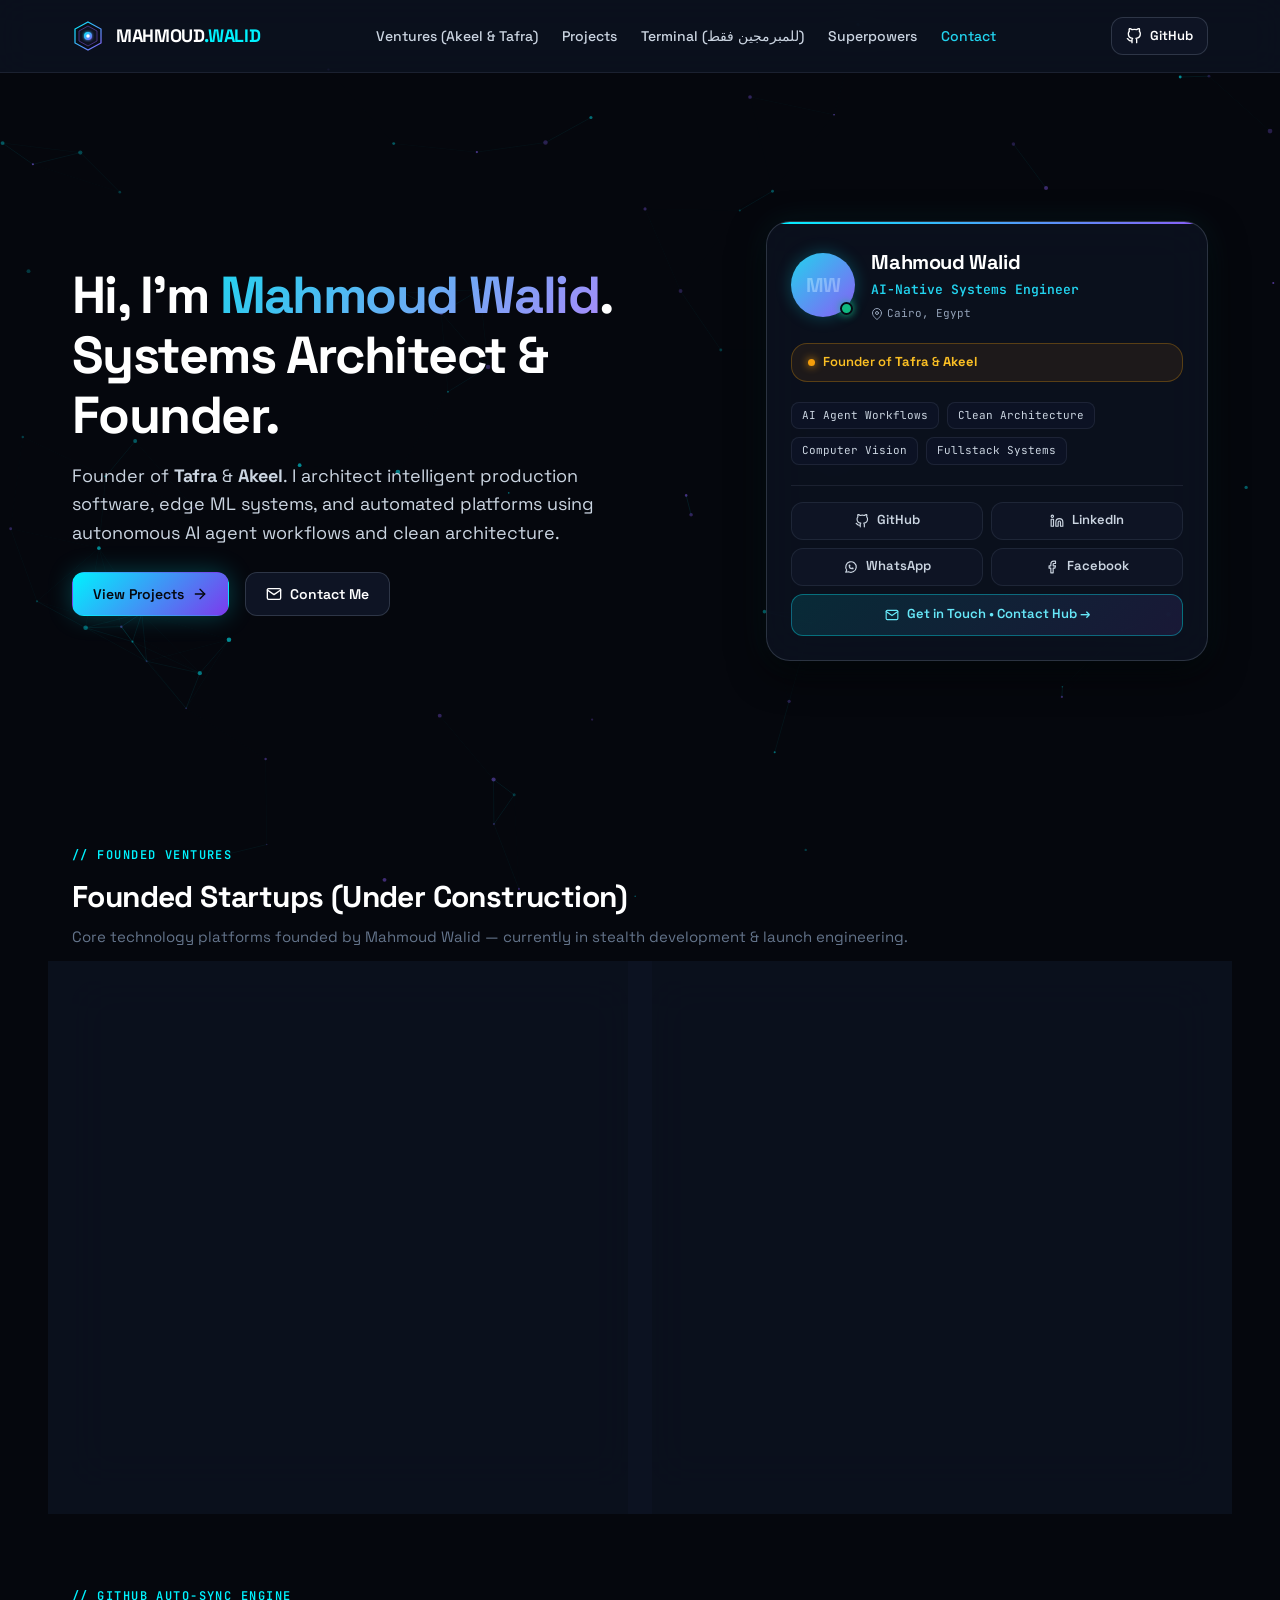
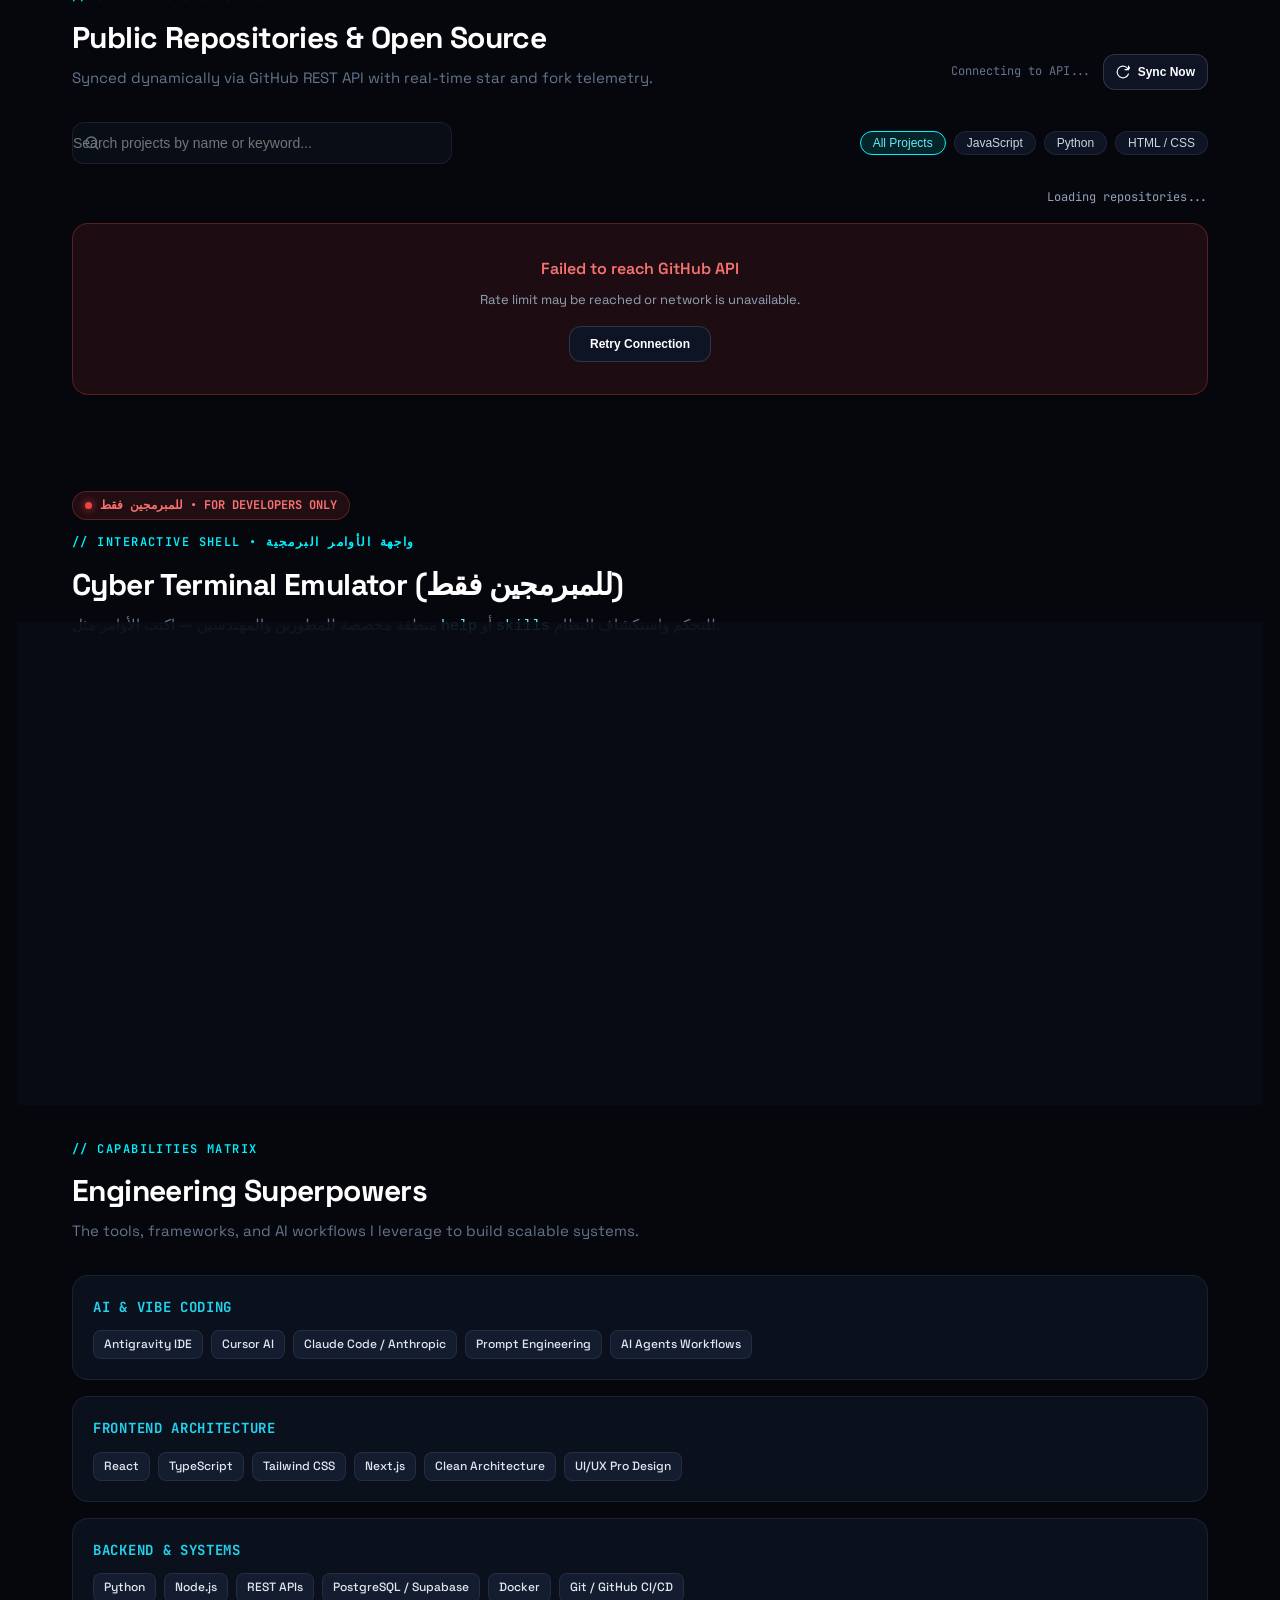
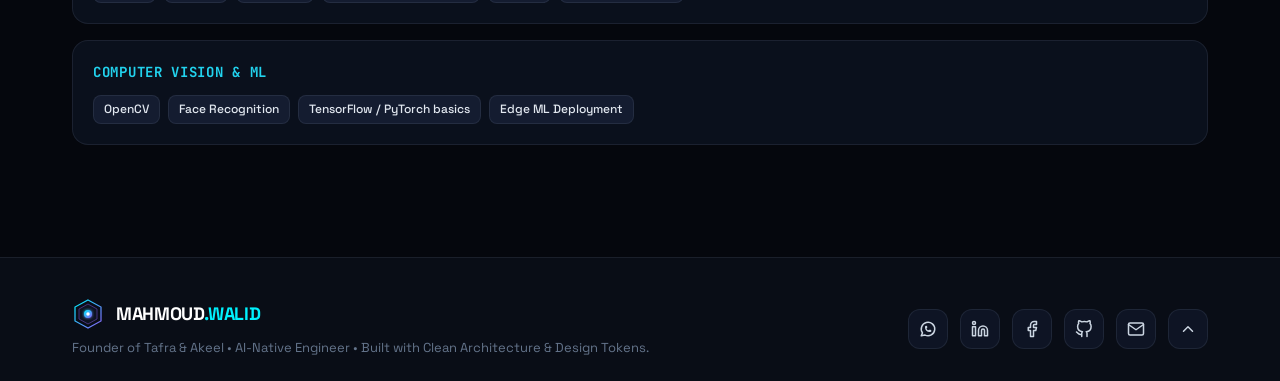
<file: index.html>
<!DOCTYPE html>
<html lang="en">
<head>
  <meta charset="UTF-8">
  <meta name="viewport" content="width=device-width, initial-scale=1.0">
  <title>Mahmoud Walid | Founder of Tafra & Akeel &bull; AI-Native Engineer</title>
  <meta name="description" content="Portfolio of Mahmoud Walid (Mahmoud-Walid1) — Founder of Tafra & Akeel, Vibe Coder & AI-Native Engineer building high-performance systems.">
  <meta property="og:title" content="Mahmoud Walid | Founder & AI-Native Engineer">
  <meta property="og:description" content="Explore founded ventures (Tafra & Akeel), open-source production systems, and engineering architecture by Mahmoud Walid.">
  <meta property="og:type" content="website">
  <link rel="icon" type="image/svg+xml" href="assets/favicon.svg">

  <!-- Typography: Space Grotesk & JetBrains Mono -->
  <link rel="preconnect" href="https://fonts.googleapis.com">
  <link rel="preconnect" href="https://fonts.gstatic.com" crossorigin>
  <link href="https://fonts.googleapis.com/css2?family=JetBrains+Mono:wght@400;500;700&family=Space+Grotesk:wght@400;500;600;700;800&display=swap" rel="stylesheet">

  <!-- Design System CSS -->
  <link rel="stylesheet" href="css/tokens.css">
  <link rel="stylesheet" href="css/layout.css?v=2.0">
  <link rel="stylesheet" href="css/components.css?v=2.0">

  <style>
    @keyframes spin {
      100% { transform: rotate(360deg); }
    }
  </style>
</head>
<body>
  <!-- 60FPS Interactive Cyber Particle Grid -->
  <canvas id="particle-canvas"></canvas>

  <!-- Navigation Header -->
  <header class="site-header">
    <div class="app-container nav-container">
      <a href="#" class="brand-logo" aria-label="Mahmoud Walid Home">
        <img src="assets/favicon.svg" alt="Cyber Brand Mark">
        <span>MAHMOUD<span class="brand-highlight">.WALID</span></span>
      </a>

      <nav aria-label="Primary Navigation">
        <ul class="nav-links">
          <li><a href="#ventures" class="nav-link">Ventures (Akeel &amp; Tafra)</a></li>
          <li><a href="#projects" class="nav-link">Projects</a></li>
          <li><a href="#terminal" class="nav-link">Terminal (للمبرمجين فقط)</a></li>
          <li><a href="#skills" class="nav-link">Superpowers</a></li>
          <li><a href="contact.html" class="nav-link" style="color: var(--cyan-400);">Contact</a></li>
        </ul>
      </nav>

      <div style="display: flex; align-items: center; gap: var(--space-3);">
        <a href="https://github.com/Mahmoud-Walid1" target="_blank" rel="noopener noreferrer" class="btn btn-secondary" style="height: 38px; padding: 0 14px; font-size: 0.8125rem;">
          <svg xmlns="http://www.w3.org/2000/svg" width="16" height="16" viewBox="0 0 24 24" fill="none" stroke="currentColor" stroke-width="2" stroke-linecap="round" stroke-linejoin="round">
            <path d="M9 19c-5 1.5-5-2.5-7-3m14 6v-3.87a3.37 3.37 0 0 0-.94-2.61c3.14-.35 6.44-1.54 6.44-7A5.44 5.44 0 0 0 20 4.77 5.07 5.07 0 0 0 19.91 1S18.73.65 16 2.48a13.38 13.38 0 0 0-7 0C6.27.65 5.09 1 5.09 1A5.07 5.07 0 0 0 5 4.77a5.44 5.44 0 0 0-1.5 3.78c0 5.42 3.3 6.61 6.44 7A3.37 3.37 0 0 0 9 18.13V22"></path>
          </svg>
          <span>GitHub</span>
        </a>
      </div>
    </div>
  </header>

  <main class="app-container">
    <!-- Hero Section -->
    <section id="about" class="hero-section">
      <div class="hero-content">
        <h1 class="hero-title">
          Hi, I'm <span class="hero-gradient-text">Mahmoud Walid</span>.<br>
          Systems Architect &amp; Founder.
        </h1>

        <p class="hero-subtitle">
          Founder of <strong>Tafra</strong> &amp; <strong>Akeel</strong>. I architect intelligent production software, edge ML systems, and automated platforms using autonomous AI agent workflows and clean architecture.
        </p>

        <div class="hero-actions">
          <a href="#projects" class="btn btn-primary">
            <span>View Projects</span>
            <svg xmlns="http://www.w3.org/2000/svg" width="16" height="16" viewBox="0 0 24 24" fill="none" stroke="currentColor" stroke-width="2" stroke-linecap="round" stroke-linejoin="round">
              <line x1="5" y1="12" x2="19" y2="12"></line>
              <polyline points="12 5 19 12 12 19"></polyline>
            </svg>
          </a>

          <a href="contact.html" class="btn btn-secondary">
            <svg xmlns="http://www.w3.org/2000/svg" width="16" height="16" viewBox="0 0 24 24" fill="none" stroke="currentColor" stroke-width="2" stroke-linecap="round" stroke-linejoin="round">
              <path d="M4 4h16c1.1 0 2 .9 2 2v12c0 1.1-.9 2-2 2H4c-1.1 0-2-.9-2-2V6c0-1.1.9-2 2-2z"></path>
              <polyline points="22,6 12,13 2,6"></polyline>
            </svg>
            <span>Contact Me</span>
          </a>
        </div>
      </div>

      <!-- Personal Developer Showcase Card -->
      <div class="developer-profile-card">
        <div class="dev-card-header">
          <div class="dev-avatar-wrapper">
            <div class="dev-avatar-ring">
              <span class="dev-avatar-initials">MW</span>
            </div>
            <div class="dev-status-indicator" title="Active & Shipping"></div>
          </div>

          <div class="dev-identity">
            <h2 class="dev-name">Mahmoud Walid</h2>
            <span class="dev-title">AI-Native Systems Engineer</span>
            <span class="dev-location">
              <svg xmlns="http://www.w3.org/2000/svg" width="12" height="12" viewBox="0 0 24 24" fill="none" stroke="currentColor" stroke-width="2" stroke-linecap="round" stroke-linejoin="round">
                <path d="M21 10c0 7-9 13-9 13s-9-6-9-13a9 9 0 0 1 18 0z"></path>
                <circle cx="12" cy="10" r="3"></circle>
              </svg>
              <span>Cairo, Egypt</span>
            </span>
          </div>
        </div>

        <div class="dev-founder-banner">
          <span class="badge-pulse-amber"></span>
          <span>Founder of <strong>Tafra</strong> &amp; <strong>Akeel</strong></span>
        </div>

        <div class="dev-tags-group">
          <span class="dev-tag">AI Agent Workflows</span>
          <span class="dev-tag">Clean Architecture</span>
          <span class="dev-tag">Computer Vision</span>
          <span class="dev-tag">Fullstack Systems</span>
        </div>

        <div class="dev-card-footer">
          <div class="dev-quick-links">
            <a href="https://github.com/Mahmoud-Walid1" target="_blank" rel="noopener noreferrer" class="dev-link-btn" title="GitHub">
              <svg xmlns="http://www.w3.org/2000/svg" width="14" height="14" viewBox="0 0 24 24" fill="none" stroke="currentColor" stroke-width="2" stroke-linecap="round" stroke-linejoin="round"><path d="M9 19c-5 1.5-5-2.5-7-3m14 6v-3.87a3.37 3.37 0 0 0-.94-2.61c3.14-.35 6.44-1.54 6.44-7A5.44 5.44 0 0 0 20 4.77 5.07 5.07 0 0 0 19.91 1S18.73.65 16 2.48a13.38 13.38 0 0 0-7 0C6.27.65 5.09 1 5.09 1A5.07 5.07 0 0 0 5 4.77a5.44 5.44 0 0 0-1.5 3.78c0 5.42 3.3 6.61 6.44 7A3.37 3.37 0 0 0 9 18.13V22"></path></svg>
              <span>GitHub</span>
            </a>
            <a href="https://www.linkedin.com/in/mahmoud-walid-/" target="_blank" rel="noopener noreferrer" class="dev-link-btn" title="LinkedIn">
              <svg xmlns="http://www.w3.org/2000/svg" width="14" height="14" viewBox="0 0 24 24" fill="none" stroke="currentColor" stroke-width="2" stroke-linecap="round" stroke-linejoin="round"><path d="M16 8a6 6 0 0 1 6 6v7h-4v-7a2 2 0 0 0-2-2 2 2 0 0 0-2 2v7h-4v-7a6 6 0 0 1 6-6z"></path><rect x="2" y="9" width="4" height="12"></rect><circle cx="4" cy="4" r="2"></circle></svg>
              <span>LinkedIn</span>
            </a>
            <a href="https://wa.me/201207384245" target="_blank" rel="noopener noreferrer" class="dev-link-btn" title="WhatsApp">
              <svg xmlns="http://www.w3.org/2000/svg" width="14" height="14" viewBox="0 0 24 24" fill="none" stroke="currentColor" stroke-width="2" stroke-linecap="round" stroke-linejoin="round"><path d="M3 21l1.65-3.8a9 9 0 1 1 3.4 2.9L3 21"></path><path d="M9 10a.5.5 0 0 0 1 0V9a.5.5 0 0 0-1 0v1a5 5 0 0 0 5 5h1a.5.5 0 0 0 0-1h-1a.5.5 0 0 0 0 1"></path></svg>
              <span>WhatsApp</span>
            </a>
            <a href="https://www.facebook.com/MaHmOuD.WaliD.Abd.elkhalek/" target="_blank" rel="noopener noreferrer" class="dev-link-btn" title="Facebook">
              <svg xmlns="http://www.w3.org/2000/svg" width="14" height="14" viewBox="0 0 24 24" fill="none" stroke="currentColor" stroke-width="2" stroke-linecap="round" stroke-linejoin="round"><path d="M18 2h-3a5 5 0 0 0-5 5v3H7v4h3v8h4v-8h3l1-4h-4V7a1 1 0 0 1 1-1h3z"></path></svg>
              <span>Facebook</span>
            </a>
            <a href="contact.html" class="dev-link-btn highlight" title="Direct Inquiries & Contact Hub">
              <svg xmlns="http://www.w3.org/2000/svg" width="14" height="14" viewBox="0 0 24 24" fill="none" stroke="currentColor" stroke-width="2" stroke-linecap="round" stroke-linejoin="round"><path d="M4 4h16c1.1 0 2 .9 2 2v12c0 1.1-.9 2-2 2H4c-1.1 0-2-.9-2-2V6c0-1.1.9-2 2-2z"></path><polyline points="22,6 12,13 2,6"></polyline></svg>
              <span>Get in Touch &bull; Contact Hub &rarr;</span>
            </a>
          </div>
        </div>
      </div>
    </section>

    <!-- Founded Ventures Section (Tafra & Akeel) -->
    <section id="ventures" class="section">
      <div class="section-header">
        <span class="section-tag">// FOUNDED VENTURES</span>
        <h2 class="section-title">Founded Startups (Under Construction)</h2>
        <p class="section-subtitle">Core technology platforms founded by Mahmoud Walid &mdash; currently in stealth development &amp; launch engineering.</p>
      </div>

      <div class="ventures-grid">
        <!-- Venture 1: Akeel -->
        <article class="venture-card">
          <div class="venture-media-wrapper">
            <img src="assets/ventures/akeel.png" alt="Akeel Food Tech Platform Brand Identity" loading="lazy">
          </div>

          <div class="venture-info">
            <div class="venture-header">
              <div>
                <h3 class="venture-name">Akeel</h3>
                <span class="venture-role">Founder &amp; System Architect</span>
              </div>
              <div class="badge-construction">
                <span class="badge-pulse-amber"></span>
                <span>Under Construction &bull; Launching Soon</span>
              </div>
            </div>

            <p class="venture-desc">
              A next-generation digital dining and cloud restaurant ecosystem. Designed to streamline food discovery, intelligent order routing, and modern hospitality operations with AI-assisted ordering.
            </p>

            <div class="venture-tags">
              <span class="venture-tag">Food Tech</span>
              <span class="venture-tag">Cloud Commerce</span>
              <span class="venture-tag">React / Mobile</span>
              <span class="venture-tag">Stealth Build</span>
            </div>
          </div>
        </article>

        <!-- Venture 2: Tafra -->
        <article class="venture-card">
          <div class="venture-media-wrapper">
            <img src="assets/ventures/tafra.png" alt="Tafra Tech Venture Brand Identity" loading="lazy">
          </div>

          <div class="venture-info">
            <div class="venture-header">
              <div>
                <h3 class="venture-name">Tafra</h3>
                <span class="venture-role">Founder &amp; Technology Lead</span>
              </div>
              <div class="badge-construction">
                <span class="badge-pulse-amber"></span>
                <span>Under Construction &bull; In Active R&amp;D</span>
              </div>
            </div>

            <p class="venture-desc">
              Pioneering technology acceleration platform aimed at delivering technological breakthroughs in enterprise digital services, automated systems, and high-velocity product delivery.
            </p>

            <div class="venture-tags">
              <span class="venture-tag">Platform Engineering</span>
              <span class="venture-tag">AI Acceleration</span>
              <span class="venture-tag">Clean Architecture</span>
              <span class="venture-tag">High-Impact</span>
            </div>
          </div>
        </article>
      </div>
    </section>

    <!-- Dynamic Repositories Section -->
    <section id="projects" class="section">
      <div class="section-header" style="display: flex; flex-direction: column; gap: var(--space-2);">
        <div style="display: flex; justify-content: space-between; align-items: flex-end; flex-wrap: wrap; gap: var(--space-4);">
          <div>
            <span class="section-tag">// GITHUB AUTO-SYNC ENGINE</span>
            <h2 class="section-title">Public Repositories &amp; Open Source</h2>
            <p class="section-subtitle">Synced dynamically via GitHub REST API with real-time star and fork telemetry.</p>
          </div>

          <div style="display: flex; align-items: center; gap: var(--space-3);">
            <span id="cache-status" style="font-family: var(--font-mono); font-size: 0.75rem; color: var(--slate-500);">Connecting to API...</span>
            <button id="sync-repos-btn" class="btn btn-secondary" title="Force Refresh GitHub Cache" style="height: 36px; padding: 0 12px; font-size: 0.75rem;">
              <svg class="sync-icon" xmlns="http://www.w3.org/2000/svg" width="14" height="14" viewBox="0 0 24 24" fill="none" stroke="currentColor" stroke-width="2" stroke-linecap="round" stroke-linejoin="round">
                <path d="M21.5 2v6h-6M21.34 15.57a10 10 0 1 1-.57-8.38l5.67-5.67"></path>
              </svg>
              <span>Sync Now</span>
            </button>
          </div>
        </div>
      </div>

      <!-- Search & Category Filters -->
      <div class="controls-bar">
        <div class="search-input-wrapper">
          <svg class="search-icon" xmlns="http://www.w3.org/2000/svg" viewBox="0 0 24 24" fill="none" stroke="currentColor" stroke-width="2" stroke-linecap="round" stroke-linejoin="round">
            <circle cx="11" cy="11" r="8"></circle>
            <line x1="21" y1="21" x2="16.65" y2="16.65"></line>
          </svg>
          <input id="repo-search-input" type="text" class="search-input" placeholder="Search projects by name or keyword...">
        </div>

        <div class="filter-chips">
          <button class="filter-chip active" data-filter="All">All Projects</button>
          <button class="filter-chip" data-filter="JavaScript">JavaScript</button>
          <button class="filter-chip" data-filter="Python">Python</button>
          <button class="filter-chip" data-filter="HTML/CSS">HTML / CSS</button>
        </div>
      </div>

      <div style="margin-bottom: var(--space-4); display: flex; justify-content: flex-end;">
        <span id="repos-count" style="font-family: var(--font-mono); font-size: 0.75rem; color: var(--slate-400);">Loading repositories...</span>
      </div>

      <!-- Repositories Grid Container -->
      <div id="repos-container" class="repos-grid">
        <!-- Rendered dynamically by js/ui.js -->
      </div>
    </section>

    <!-- Cyber Terminal Section -->
    <section id="terminal" class="section">
      <div class="section-header">
        <div style="display: inline-flex; align-items: center; gap: var(--space-2); padding: 4px 12px; border-radius: var(--radius-full); background: rgba(239, 68, 68, 0.12); border: 1px solid rgba(239, 68, 68, 0.3); color: #f87171; font-family: var(--font-mono); font-size: 0.75rem; font-weight: 700; margin-bottom: var(--space-2);">
          <span style="width: 7px; height: 7px; border-radius: 50%; background: #ef4444; box-shadow: 0 0 8px #ef4444;"></span>
          <span>للمبرمجين فقط &bull; FOR DEVELOPERS ONLY</span>
        </div>
        <br>
        <span class="section-tag">// INTERACTIVE SHELL &bull; واجهة الأوامر البرمجية</span>
        <h2 class="section-title">Cyber Terminal Emulator (للمبرمجين فقط)</h2>
        <p class="section-subtitle">منطقة مخصصة للمطورين والمهندسين — اكتب الأوامر مثل <code style="color: var(--cyan-300);">help</code> أو <code style="color: var(--cyan-300);">skills</code> للتحكم واستكشاف النظام.</p>
      </div>

      <div id="cyber-terminal" class="terminal-window">
        <div class="terminal-header">
          <div class="terminal-dots">
            <span class="terminal-dot dot-red"></span>
            <span class="terminal-dot dot-yellow"></span>
            <span class="terminal-dot dot-green"></span>
          </div>
          <span class="terminal-title">mahmoud@vibe-station: ~ (zsh)</span>
          <span style="font-size: 0.6875rem; color: var(--cyan-400);">ONLINE</span>
        </div>

        <div class="terminal-body">
          <div class="terminal-line terminal-system">
            [SYSTEM BOOT SUCCESSFUL] Vibe Coder v2.4 initialized. Connected to GitHub @Mahmoud-Walid1.
          </div>
          <div class="terminal-line terminal-system">
            Type <span class="terminal-highlight">help</span> to explore available commands (or try <span class="terminal-highlight">vibe</span>, <span class="terminal-highlight">skills</span>, <span class="terminal-highlight">bot</span>, <span class="terminal-highlight">matrix</span>).
          </div>
          <div class="terminal-line">
            <span class="terminal-prompt">user@mahmoud:~$</span> <span class="terminal-output">welcome</span>
          </div>
          <div class="terminal-line terminal-output">
            Welcome to the AI-Native Engineering Workspace! Feel free to enter any command below.
          </div>
        </div>

        <div class="terminal-header" style="background: rgba(14, 20, 36, 0.95); border-top: 1px solid var(--border-subtle); border-bottom: none; height: 46px;">
          <div class="terminal-input-row" style="width: 100%; margin: 0;">
            <span class="terminal-prompt">user@mahmoud:~$</span>
            <input type="text" class="terminal-input" placeholder="Type a command (e.g. 'vibe', 'skills', 'bot') and press Enter..." autofocus>
          </div>
        </div>
      </div>
    </section>

    <!-- Skills & Superpowers Section -->
    <section id="skills" class="section">
      <div class="section-header">
        <span class="section-tag">// CAPABILITIES MATRIX</span>
        <h2 class="section-title">Engineering Superpowers</h2>
        <p class="section-subtitle">The tools, frameworks, and AI workflows I leverage to build scalable systems.</p>
      </div>

      <div id="skills-container" style="display: grid; grid-template-columns: 1fr; gap: var(--space-4);">
        <!-- Rendered dynamically by js/main.js -->
      </div>
    </section>
  </main>

  <!-- Footer -->
  <footer class="site-footer">
    <div class="app-container footer-inner">
      <div>
        <a href="#" class="brand-logo" style="margin-bottom: var(--space-2);">
          <img src="assets/favicon.svg" alt="Cyber Brand Mark">
          <span>MAHMOUD<span class="brand-highlight">.WALID</span></span>
        </a>
        <p class="footer-meta">Founder of Tafra &amp; Akeel &bull; AI-Native Engineer &bull; Built with Clean Architecture &amp; Design Tokens.</p>
      </div>

      <div style="display: flex; align-items: center; gap: var(--space-3);">
        <a href="https://wa.me/201207384245" target="_blank" rel="noopener noreferrer" class="btn-icon" aria-label="WhatsApp" title="WhatsApp">
          <svg xmlns="http://www.w3.org/2000/svg" width="18" height="18" viewBox="0 0 24 24" fill="none" stroke="currentColor" stroke-width="2" stroke-linecap="round" stroke-linejoin="round"><path d="M3 21l1.65-3.8a9 9 0 1 1 3.4 2.9L3 21"></path><path d="M9 10a.5.5 0 0 0 1 0V9a.5.5 0 0 0-1 0v1a5 5 0 0 0 5 5h1a.5.5 0 0 0 0-1h-1a.5.5 0 0 0 0 1"></path></svg>
        </a>
        <a href="https://www.linkedin.com/in/mahmoud-walid-/" target="_blank" rel="noopener noreferrer" class="btn-icon" aria-label="LinkedIn" title="LinkedIn">
          <svg xmlns="http://www.w3.org/2000/svg" width="18" height="18" viewBox="0 0 24 24" fill="none" stroke="currentColor" stroke-width="2" stroke-linecap="round" stroke-linejoin="round"><path d="M16 8a6 6 0 0 1 6 6v7h-4v-7a2 2 0 0 0-2-2 2 2 0 0 0-2 2v7h-4v-7a6 6 0 0 1 6-6z"></path><rect x="2" y="9" width="4" height="12"></rect><circle cx="4" cy="4" r="2"></circle></svg>
        </a>
        <a href="https://www.facebook.com/MaHmOuD.WaliD.Abd.elkhalek/" target="_blank" rel="noopener noreferrer" class="btn-icon" aria-label="Facebook" title="Facebook">
          <svg xmlns="http://www.w3.org/2000/svg" width="18" height="18" viewBox="0 0 24 24" fill="none" stroke="currentColor" stroke-width="2" stroke-linecap="round" stroke-linejoin="round"><path d="M18 2h-3a5 5 0 0 0-5 5v3H7v4h3v8h4v-8h3l1-4h-4V7a1 1 0 0 1 1-1h3z"></path></svg>
        </a>
        <a href="https://github.com/Mahmoud-Walid1" target="_blank" rel="noopener noreferrer" class="btn-icon" aria-label="GitHub Profile" title="GitHub">
          <svg xmlns="http://www.w3.org/2000/svg" width="18" height="18" viewBox="0 0 24 24" fill="none" stroke="currentColor" stroke-width="2" stroke-linecap="round" stroke-linejoin="round"><path d="M9 19c-5 1.5-5-2.5-7-3m14 6v-3.87a3.37 3.37 0 0 0-.94-2.61c3.14-.35 6.44-1.54 6.44-7A5.44 5.44 0 0 0 20 4.77 5.07 5.07 0 0 0 19.91 1S18.73.65 16 2.48a13.38 13.38 0 0 0-7 0C6.27.65 5.09 1 5.09 1A5.07 5.07 0 0 0 5 4.77a5.44 5.44 0 0 0-1.5 3.78c0 5.42 3.3 6.61 6.44 7A3.37 3.37 0 0 0 9 18.13V22"></path></svg>
        </a>
        <a href="contact.html" class="btn-icon" aria-label="Contact Page" title="Contact Hub">
          <svg xmlns="http://www.w3.org/2000/svg" width="18" height="18" viewBox="0 0 24 24" fill="none" stroke="currentColor" stroke-width="2" stroke-linecap="round" stroke-linejoin="round"><path d="M4 4h16c1.1 0 2 .9 2 2v12c0 1.1-.9 2-2 2H4c-1.1 0-2-.9-2-2V6c0-1.1.9-2 2-2z"></path><polyline points="22,6 12,13 2,6"></polyline></svg>
        </a>
        <a href="#about" class="btn-icon" aria-label="Scroll to top" title="Scroll to top">
          <svg xmlns="http://www.w3.org/2000/svg" width="18" height="18" viewBox="0 0 24 24" fill="none" stroke="currentColor" stroke-width="2" stroke-linecap="round" stroke-linejoin="round"><polyline points="18 15 12 9 6 15"></polyline></svg>
        </a>
      </div>
    </div>
  </footer>

  <!-- Module Entrypoint -->
  <script type="module" src="js/main.js"></script>
</body>
</html>
</file>
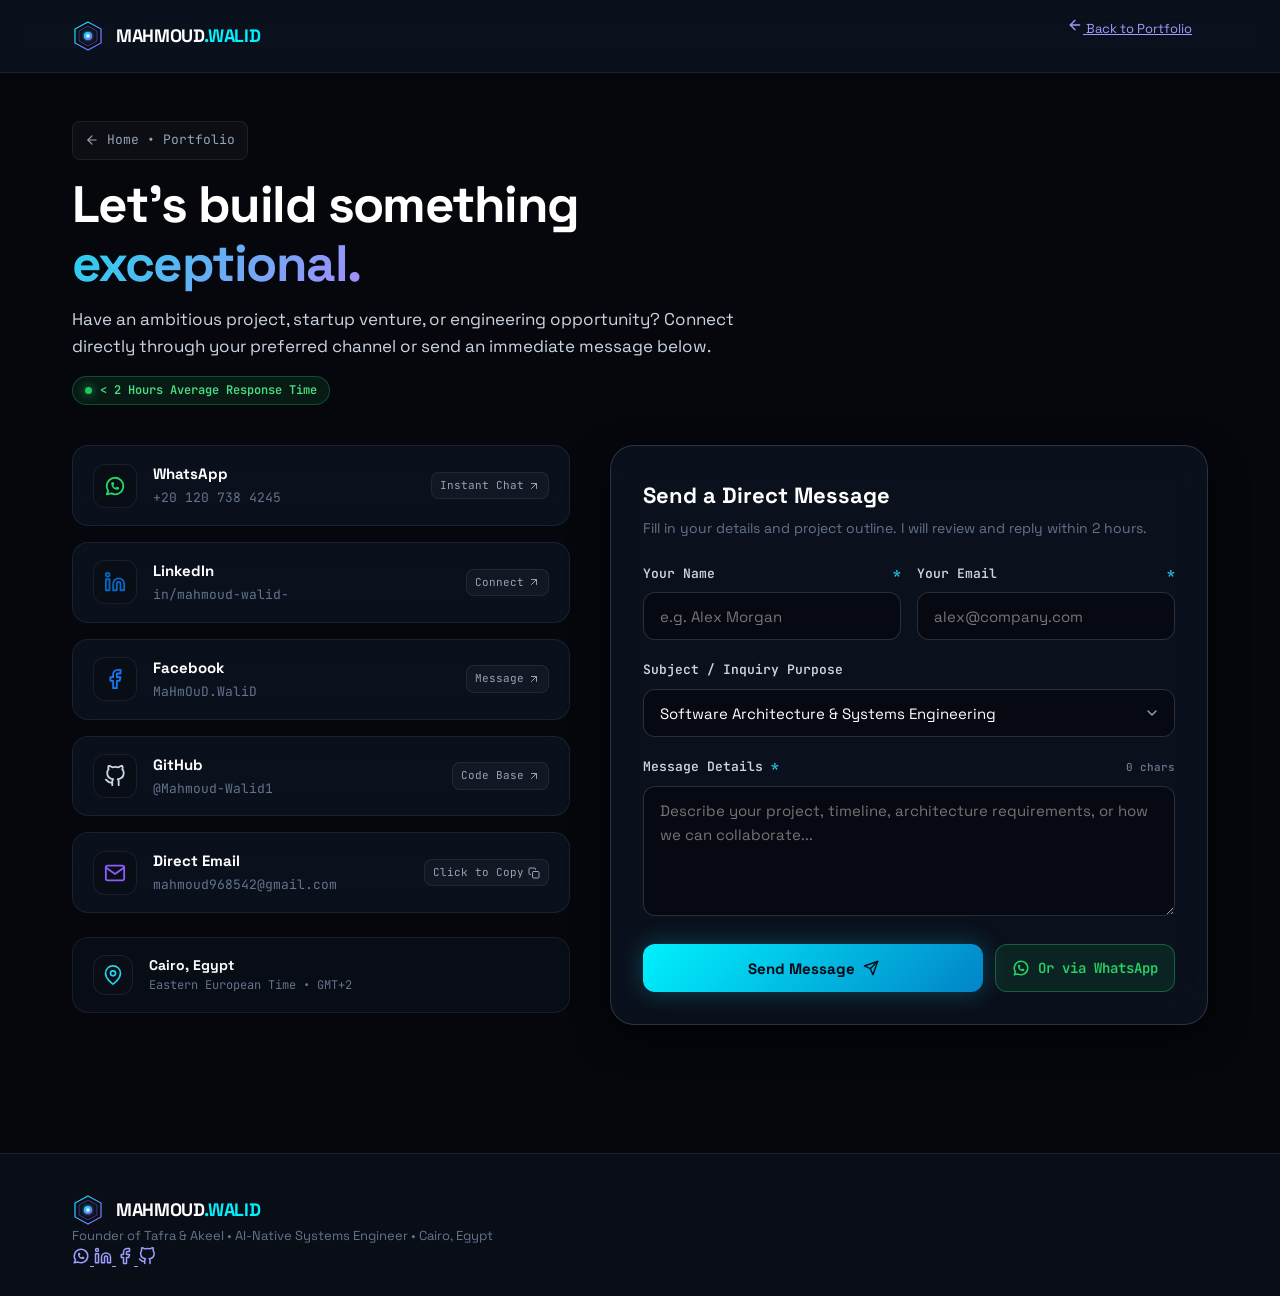
<file: contact.html>
<!DOCTYPE html>
<html lang="en">
<head>
  <meta charset="UTF-8">
  <meta name="viewport" content="width=device-width, initial-scale=1.0">
  <title>Contact Mahmoud Walid | Systems Architect & Founder</title>
  <meta name="description" content="Get in touch with Mahmoud Walid — Founder of Tafra & Akeel, AI-Native Systems Engineer. Connect via WhatsApp, LinkedIn, Facebook, or send a direct message.">
  <meta property="og:title" content="Contact Mahmoud Walid | Systems Architect & Founder">
  <meta property="og:description" content="Reach out for software architecture, venture collaborations, or engineering opportunities.">
  <meta property="og:type" content="website">
  <link rel="icon" type="image/svg+xml" href="assets/favicon.svg">

  <!-- Typography: Space Grotesk & JetBrains Mono -->
  <link rel="preconnect" href="https://fonts.googleapis.com">
  <link rel="preconnect" href="https://fonts.gstatic.com" crossorigin>
  <link href="https://fonts.googleapis.com/css2?family=JetBrains+Mono:wght@400;500;700&family=Space+Grotesk:wght@400;500;600;700;800&display=swap" rel="stylesheet">

  <!-- Design System CSS -->
  <link rel="stylesheet" href="css/tokens.css">
  <link rel="stylesheet" href="css/layout.css?v=2.0">
  <link rel="stylesheet" href="css/contact.css">

  <style>
    @keyframes spin {
      100% { transform: rotate(360deg); }
    }
  </style>
</head>
<body>
  <!-- Background Canvas -->
  <canvas id="particle-canvas"></canvas>

  <!-- Navigation Header -->
  <header class="site-header">
    <div class="app-container nav-container">
      <a href="index.html" class="brand-logo" aria-label="Mahmoud Walid Home">
        <img src="assets/favicon.svg" alt="Cyber Brand Mark">
        <span>MAHMOUD<span class="brand-highlight">.WALID</span></span>
      </a>

      <div style="display: flex; align-items: center; gap: var(--space-3);">
        <a href="index.html" class="btn btn-secondary" style="height: 38px; padding: 0 16px; font-size: 0.8125rem;">
          <svg xmlns="http://www.w3.org/2000/svg" width="16" height="16" viewBox="0 0 24 24" fill="none" stroke="currentColor" stroke-width="2" stroke-linecap="round" stroke-linejoin="round">
            <line x1="19" y1="12" x2="5" y2="12"></line>
            <polyline points="12 19 5 12 12 5"></polyline>
          </svg>
          <span>Back to Portfolio</span>
        </a>
      </div>
    </div>
  </header>

  <!-- Main Content -->
  <main class="app-container">
    <section class="contact-section">
      <div class="contact-header">
        <a href="index.html" class="contact-nav-back">
          <svg xmlns="http://www.w3.org/2000/svg" width="14" height="14" viewBox="0 0 24 24" fill="none" stroke="currentColor" stroke-width="2" stroke-linecap="round" stroke-linejoin="round">
            <line x1="19" y1="12" x2="5" y2="12"></line>
            <polyline points="12 19 5 12 12 5"></polyline>
          </svg>
          <span>Home &bull; Portfolio</span>
        </a>
        <h1 class="contact-title">Let's build something <span class="hero-gradient-text">exceptional.</span></h1>
        <p class="contact-subtitle">
          Have an ambitious project, startup venture, or engineering opportunity? Connect directly through your preferred channel or send an immediate message below.
        </p>

        <div class="contact-sla-badge">
          <span class="contact-sla-dot"></span>
          <span>&lt; 2 Hours Average Response Time</span>
        </div>
      </div>

      <!-- Two-Column Contact Hub -->
      <div class="contact-grid">
        <!-- Left Column: Direct Communication Channels -->
        <div class="channels-column">
          <!-- WhatsApp Card -->
          <a href="https://wa.me/201207384245?text=Hi%20Mahmoud!%20I%20saw%20your%20portfolio%20and%20would%20like%20to%20connect." target="_blank" rel="noopener noreferrer" class="channel-card channel-whatsapp" aria-label="Chat on WhatsApp">
            <div class="channel-left">
              <div class="channel-icon-wrap">
                <svg xmlns="http://www.w3.org/2000/svg" width="22" height="22" viewBox="0 0 24 24" fill="none" stroke="currentColor" stroke-width="2" stroke-linecap="round" stroke-linejoin="round">
                  <path d="M3 21l1.65-3.8a9 9 0 1 1 3.4 2.9L3 21"></path>
                  <path d="M9 10a.5.5 0 0 0 1 0V9a.5.5 0 0 0-1 0v1a5 5 0 0 0 5 5h1a.5.5 0 0 0 0-1h-1a.5.5 0 0 0 0 1"></path>
                </svg>
              </div>
              <div class="channel-meta">
                <h3>WhatsApp</h3>
                <p>+20 120 738 4245</p>
              </div>
            </div>
            <span class="channel-action-badge">
              <span>Instant Chat</span>
              <svg xmlns="http://www.w3.org/2000/svg" width="12" height="12" viewBox="0 0 24 24" fill="none" stroke="currentColor" stroke-width="2" stroke-linecap="round" stroke-linejoin="round">
                <line x1="7" y1="17" x2="17" y2="7"></line>
                <polyline points="7 7 17 7 17 17"></polyline>
              </svg>
            </span>
          </a>

          <!-- LinkedIn Card -->
          <a href="https://www.linkedin.com/in/mahmoud-walid-/" target="_blank" rel="noopener noreferrer" class="channel-card channel-linkedin" aria-label="Connect on LinkedIn">
            <div class="channel-left">
              <div class="channel-icon-wrap">
                <svg xmlns="http://www.w3.org/2000/svg" width="22" height="22" viewBox="0 0 24 24" fill="none" stroke="currentColor" stroke-width="2" stroke-linecap="round" stroke-linejoin="round">
                  <path d="M16 8a6 6 0 0 1 6 6v7h-4v-7a2 2 0 0 0-2-2 2 2 0 0 0-2 2v7h-4v-7a6 6 0 0 1 6-6z"></path>
                  <rect x="2" y="9" width="4" height="12"></rect>
                  <circle cx="4" cy="4" r="2"></circle>
                </svg>
              </div>
              <div class="channel-meta">
                <h3>LinkedIn</h3>
                <p>in/mahmoud-walid-</p>
              </div>
            </div>
            <span class="channel-action-badge">
              <span>Connect</span>
              <svg xmlns="http://www.w3.org/2000/svg" width="12" height="12" viewBox="0 0 24 24" fill="none" stroke="currentColor" stroke-width="2" stroke-linecap="round" stroke-linejoin="round">
                <line x1="7" y1="17" x2="17" y2="7"></line>
                <polyline points="7 7 17 7 17 17"></polyline>
              </svg>
            </span>
          </a>

          <!-- Facebook Card -->
          <a href="https://www.facebook.com/MaHmOuD.WaliD.Abd.elkhalek/" target="_blank" rel="noopener noreferrer" class="channel-card channel-facebook" aria-label="Message on Facebook">
            <div class="channel-left">
              <div class="channel-icon-wrap">
                <svg xmlns="http://www.w3.org/2000/svg" width="22" height="22" viewBox="0 0 24 24" fill="none" stroke="currentColor" stroke-width="2" stroke-linecap="round" stroke-linejoin="round">
                  <path d="M18 2h-3a5 5 0 0 0-5 5v3H7v4h3v8h4v-8h3l1-4h-4V7a1 1 0 0 1 1-1h3z"></path>
                </svg>
              </div>
              <div class="channel-meta">
                <h3>Facebook</h3>
                <p>MaHmOuD.WaliD</p>
              </div>
            </div>
            <span class="channel-action-badge">
              <span>Message</span>
              <svg xmlns="http://www.w3.org/2000/svg" width="12" height="12" viewBox="0 0 24 24" fill="none" stroke="currentColor" stroke-width="2" stroke-linecap="round" stroke-linejoin="round">
                <line x1="7" y1="17" x2="17" y2="7"></line>
                <polyline points="7 7 17 7 17 17"></polyline>
              </svg>
            </span>
          </a>

          <!-- GitHub Card -->
          <a href="https://github.com/Mahmoud-Walid1" target="_blank" rel="noopener noreferrer" class="channel-card channel-github" aria-label="Explore GitHub">
            <div class="channel-left">
              <div class="channel-icon-wrap">
                <svg xmlns="http://www.w3.org/2000/svg" width="22" height="22" viewBox="0 0 24 24" fill="none" stroke="currentColor" stroke-width="2" stroke-linecap="round" stroke-linejoin="round">
                  <path d="M9 19c-5 1.5-5-2.5-7-3m14 6v-3.87a3.37 3.37 0 0 0-.94-2.61c3.14-.35 6.44-1.54 6.44-7A5.44 5.44 0 0 0 20 4.77 5.07 5.07 0 0 0 19.91 1S18.73.65 16 2.48a13.38 13.38 0 0 0-7 0C6.27.65 5.09 1 5.09 1A5.07 5.07 0 0 0 5 4.77a5.44 5.44 0 0 0-1.5 3.78c0 5.42 3.3 6.61 6.44 7A3.37 3.37 0 0 0 9 18.13V22"></path>
                </svg>
              </div>
              <div class="channel-meta">
                <h3>GitHub</h3>
                <p>@Mahmoud-Walid1</p>
              </div>
            </div>
            <span class="channel-action-badge">
              <span>Code Base</span>
              <svg xmlns="http://www.w3.org/2000/svg" width="12" height="12" viewBox="0 0 24 24" fill="none" stroke="currentColor" stroke-width="2" stroke-linecap="round" stroke-linejoin="round">
                <line x1="7" y1="17" x2="17" y2="7"></line>
                <polyline points="7 7 17 7 17 17"></polyline>
              </svg>
            </span>
          </a>

          <!-- Email Card -->
          <div class="channel-card channel-email" style="cursor: pointer;" id="copy-email-btn" aria-label="Copy Email Address">
            <div class="channel-left">
              <div class="channel-icon-wrap">
                <svg xmlns="http://www.w3.org/2000/svg" width="22" height="22" viewBox="0 0 24 24" fill="none" stroke="currentColor" stroke-width="2" stroke-linecap="round" stroke-linejoin="round">
                  <path d="M4 4h16c1.1 0 2 .9 2 2v12c0 1.1-.9 2-2 2H4c-1.1 0-2-.9-2-2V6c0-1.1.9-2 2-2z"></path>
                  <polyline points="22,6 12,13 2,6"></polyline>
                </svg>
              </div>
              <div class="channel-meta">
                <h3>Direct Email</h3>
                <p>mahmoud968542@gmail.com</p>
              </div>
            </div>
            <span class="channel-action-badge">
              <span>Click to Copy</span>
              <svg xmlns="http://www.w3.org/2000/svg" width="12" height="12" viewBox="0 0 24 24" fill="none" stroke="currentColor" stroke-width="2" stroke-linecap="round" stroke-linejoin="round">
                <rect x="9" y="9" width="13" height="13" rx="2" ry="2"></rect>
                <path d="M5 15H4a2 2 0 0 1-2-2V4a2 2 0 0 1 2-2h9a2 2 0 0 1 2 2v1"></path>
              </svg>
            </span>
          </div>

          <!-- Location Badge -->
          <div class="location-card">
            <div class="location-icon-wrap">
              <svg xmlns="http://www.w3.org/2000/svg" width="20" height="20" viewBox="0 0 24 24" fill="none" stroke="currentColor" stroke-width="2" stroke-linecap="round" stroke-linejoin="round">
                <path d="M21 10c0 7-9 13-9 13s-9-6-9-13a9 9 0 0 1 18 0z"></path>
                <circle cx="12" cy="10" r="3"></circle>
              </svg>
            </div>
            <div class="location-info">
              <h4>Cairo, Egypt</h4>
              <p>Eastern European Time &bull; GMT+2</p>
            </div>
          </div>
        </div>

        <!-- Right Column: Interactive Send Form -->
        <div class="contact-form-container">
          <div class="form-header">
            <h2>Send a Direct Message</h2>
            <p>Fill in your details and project outline. I will review and reply within 2 hours.</p>
          </div>

          <!-- Success Banner -->
          <div id="success-banner" class="form-success-banner">
            <div class="success-icon-wrap">
              <svg xmlns="http://www.w3.org/2000/svg" width="28" height="28" viewBox="0 0 24 24" fill="none" stroke="currentColor" stroke-width="2.5" stroke-linecap="round" stroke-linejoin="round">
                <path d="M22 11.08V12a10 10 0 1 1-5.93-9.14"></path>
                <polyline points="22 4 12 14.01 9 11.01"></polyline>
              </svg>
            </div>
            <h3>Message Sent Successfully!</h3>
            <p>Thank you for reaching out. Your message has been received and I'll get back to you shortly.</p>
            <button type="button" id="reset-form-btn" class="btn btn-secondary" style="margin: 0 auto; height: 42px;">
              <span>Send Another Message</span>
            </button>
          </div>

          <!-- Interactive Form -->
          <form id="contact-form" class="contact-form" novalidate>
            <div class="form-row">
              <div class="form-group">
                <label for="name" class="form-label">
                  <span>Your Name</span>
                  <span style="color: var(--cyan-400);">*</span>
                </label>
                <input type="text" id="name" name="name" class="form-input" placeholder="e.g. Alex Morgan" required autocomplete="name">
                <span class="form-field-error">Please enter your name</span>
              </div>

              <div class="form-group">
                <label for="email" class="form-label">
                  <span>Your Email</span>
                  <span style="color: var(--cyan-400);">*</span>
                </label>
                <input type="email" id="email" name="email" class="form-input" placeholder="alex@company.com" required autocomplete="email">
                <span class="form-field-error">Please enter a valid email address</span>
              </div>
            </div>

            <div class="form-group">
              <label for="inquiry-type" class="form-label">
                <span>Subject / Inquiry Purpose</span>
              </label>
              <select id="inquiry-type" name="inquiry-type" class="form-select">
                <option value="Software Architecture & Engineering">Software Architecture &amp; Systems Engineering</option>
                <option value="Stealth Venture & Startups">Stealth Venture Collaboration (Akeel / Tafra)</option>
                <option value="Full-Time / Engineering Role">Full-Time / Contract Engineering Role</option>
                <option value="AI & Vibe Coding Consulting">AI Agents &amp; Vibe Coding Consulting</option>
                <option value="General Networking">General Technical Networking</option>
              </select>
            </div>

            <div class="form-group">
              <div class="form-label">
                <span>Message Details <span style="color: var(--cyan-400);">*</span></span>
                <span id="char-count" class="char-count">0 chars</span>
              </div>
              <textarea id="message" name="message" class="form-textarea" placeholder="Describe your project, timeline, architecture requirements, or how we can collaborate..." required minlength="10"></textarea>
              <span class="form-field-error">Please provide at least 10 characters</span>
            </div>

            <div class="form-actions">
              <button type="submit" id="submit-btn" class="btn-submit">
                <svg class="spinner-icon" xmlns="http://www.w3.org/2000/svg" width="18" height="18" viewBox="0 0 24 24" fill="none" stroke="currentColor" stroke-width="2.5" stroke-linecap="round" stroke-linejoin="round">
                  <line x1="12" y1="2" x2="12" y2="6"></line>
                  <line x1="12" y1="18" x2="12" y2="22"></line>
                  <line x1="4.93" y1="4.93" x2="7.76" y2="7.76"></line>
                  <line x1="16.24" y1="16.24" x2="19.07" y2="19.07"></line>
                  <line x1="2" y1="12" x2="6" y2="12"></line>
                  <line x1="18" y1="12" x2="22" y2="12"></line>
                  <line x1="4.93" y1="19.07" x2="7.76" y2="16.24"></line>
                  <line x1="16.24" y1="7.76" x2="19.07" y2="4.93"></line>
                </svg>
                <span class="btn-text">Send Message</span>
                <svg class="btn-text" xmlns="http://www.w3.org/2000/svg" width="16" height="16" viewBox="0 0 24 24" fill="none" stroke="currentColor" stroke-width="2" stroke-linecap="round" stroke-linejoin="round">
                  <line x1="22" y1="2" x2="11" y2="13"></line>
                  <polygon points="22 2 15 22 11 13 2 9 22 2"></polygon>
                </svg>
              </button>

              <button type="button" id="btn-whatsapp-dynamic" class="btn-whatsapp-direct" title="Pre-fill this message directly in WhatsApp">
                <svg xmlns="http://www.w3.org/2000/svg" width="18" height="18" viewBox="0 0 24 24" fill="none" stroke="currentColor" stroke-width="2" stroke-linecap="round" stroke-linejoin="round">
                  <path d="M3 21l1.65-3.8a9 9 0 1 1 3.4 2.9L3 21"></path>
                  <path d="M9 10a.5.5 0 0 0 1 0V9a.5.5 0 0 0-1 0v1a5 5 0 0 0 5 5h1a.5.5 0 0 0 0-1h-1a.5.5 0 0 0 0 1"></path>
                </svg>
                <span>Or via WhatsApp</span>
              </button>
            </div>
          </form>
        </div>
      </div>
    </section>
  </main>

  <!-- Site Footer -->
  <footer class="site-footer">
    <div class="app-container footer-container">
      <div class="footer-left">
        <span class="brand-logo footer-logo">
          <img src="assets/favicon.svg" alt="Cyber Brand Mark">
          <span>MAHMOUD<span class="brand-highlight">.WALID</span></span>
        </span>
        <p class="footer-meta">Founder of Tafra &amp; Akeel &bull; AI-Native Systems Engineer &bull; Cairo, Egypt</p>
      </div>

      <div class="footer-right">
        <a href="https://wa.me/201207384245" target="_blank" rel="noopener noreferrer" class="social-icon-btn" aria-label="WhatsApp" title="WhatsApp">
          <svg xmlns="http://www.w3.org/2000/svg" width="18" height="18" viewBox="0 0 24 24" fill="none" stroke="currentColor" stroke-width="2" stroke-linecap="round" stroke-linejoin="round">
            <path d="M3 21l1.65-3.8a9 9 0 1 1 3.4 2.9L3 21"></path>
            <path d="M9 10a.5.5 0 0 0 1 0V9a.5.5 0 0 0-1 0v1a5 5 0 0 0 5 5h1a.5.5 0 0 0 0-1h-1a.5.5 0 0 0 0 1"></path>
          </svg>
        </a>
        <a href="https://www.linkedin.com/in/mahmoud-walid-/" target="_blank" rel="noopener noreferrer" class="social-icon-btn" aria-label="LinkedIn" title="LinkedIn">
          <svg xmlns="http://www.w3.org/2000/svg" width="18" height="18" viewBox="0 0 24 24" fill="none" stroke="currentColor" stroke-width="2" stroke-linecap="round" stroke-linejoin="round">
            <path d="M16 8a6 6 0 0 1 6 6v7h-4v-7a2 2 0 0 0-2-2 2 2 0 0 0-2 2v7h-4v-7a6 6 0 0 1 6-6z"></path>
            <rect x="2" y="9" width="4" height="12"></rect>
            <circle cx="4" cy="4" r="2"></circle>
          </svg>
        </a>
        <a href="https://www.facebook.com/MaHmOuD.WaliD.Abd.elkhalek/" target="_blank" rel="noopener noreferrer" class="social-icon-btn" aria-label="Facebook" title="Facebook">
          <svg xmlns="http://www.w3.org/2000/svg" width="18" height="18" viewBox="0 0 24 24" fill="none" stroke="currentColor" stroke-width="2" stroke-linecap="round" stroke-linejoin="round">
            <path d="M18 2h-3a5 5 0 0 0-5 5v3H7v4h3v8h4v-8h3l1-4h-4V7a1 1 0 0 1 1-1h3z"></path>
          </svg>
        </a>
        <a href="https://github.com/Mahmoud-Walid1" target="_blank" rel="noopener noreferrer" class="social-icon-btn" aria-label="GitHub" title="GitHub">
          <svg xmlns="http://www.w3.org/2000/svg" width="18" height="18" viewBox="0 0 24 24" fill="none" stroke="currentColor" stroke-width="2" stroke-linecap="round" stroke-linejoin="round">
            <path d="M9 19c-5 1.5-5-2.5-7-3m14 6v-3.87a3.37 3.37 0 0 0-.94-2.61c3.14-.35 6.44-1.54 6.44-7A5.44 5.44 0 0 0 20 4.77 5.07 5.07 0 0 0 19.91 1S18.73.65 16 2.48a13.38 13.38 0 0 0-7 0C6.27.65 5.09 1 5.09 1A5.07 5.07 0 0 0 5 4.77a5.44 5.44 0 0 0-1.5 3.78c0 5.42 3.3 6.61 6.44 7A3.37 3.37 0 0 0 9 18.13V22"></path>
          </svg>
        </a>
      </div>
    </div>
  </footer>

  <!-- Scripts -->
  <script type="module" src="js/particles.js"></script>
  <script type="module" src="js/contact.js"></script>
</body>
</html>
</file>
<file: css/tokens.css>
/**
 * Design Tokens & Foundation System
 * Strict 4px modular spacing scale, 100-900 color ramps, semantic tokens, and intent-driven motion curves.
 */

:root {
  /* 4px Modular Spacing Scale */
  --space-1: 4px;
  --space-2: 8px;
  --space-3: 12px;
  --space-4: 16px;
  --space-5: 20px;
  --space-6: 24px;
  --space-8: 32px;
  --space-10: 40px;
  --space-12: 48px;
  --space-16: 64px;

  /* Numbered Color Scales: Cyan Accent (#00f2fe base) */
  --cyan-50: #ecfeff;
  --cyan-100: #cffafe;
  --cyan-200: #a5f3fc;
  --cyan-300: #67e8f9;
  --cyan-400: #22d3ee;
  --cyan-500: #00f2fe;
  --cyan-600: #0891b2;
  --cyan-700: #0e7490;
  --cyan-800: #155e75;
  --cyan-900: #164e63;

  /* Numbered Color Scales: Violet Accent (#8b5cf6 base) */
  --violet-50: #f5f3ff;
  --violet-100: #ede9fe;
  --violet-200: #ddd6fe;
  --violet-300: #c4b5fd;
  --violet-400: #a78bfa;
  --violet-500: #8b5cf6;
  --violet-600: #7c3aed;
  --violet-700: #6d28d9;
  --violet-800: #5b21b6;
  --violet-900: #4c1d95;

  /* Dark Neutral Slate Canvas Ramps */
  --slate-950: #05070d;
  --slate-900: #090d16;
  --slate-850: #0e1424;
  --slate-800: #141c30;
  --slate-700: #1f2a47;
  --slate-600: #334155;
  --slate-500: #64748b;
  --slate-400: #94a3b8;
  --slate-300: #cbd5e1;
  --slate-200: #e2e8f0;
  --slate-100: #f8fafc;

  /* Semantic Design Tokens */
  --bg-canvas: var(--slate-950);
  --bg-surface: var(--slate-900);
  --bg-surface-elevated: var(--slate-850);
  --bg-surface-glass: rgba(14, 20, 36, 0.7);

  --border-subtle: rgba(148, 163, 184, 0.12);
  --border-strong: rgba(148, 163, 184, 0.24);
  --border-accent: rgba(0, 242, 254, 0.35);
  --border-violet: rgba(139, 92, 246, 0.35);

  --text-primary: #ffffff;
  --text-secondary: var(--slate-300);
  --text-muted: var(--slate-500);
  --text-accent: var(--cyan-500);
  --text-violet: var(--violet-400);

  /* Typography Scale */
  --font-sans: 'Space Grotesk', -apple-system, BlinkMacSystemFont, 'Segoe UI', Roboto, sans-serif;
  --font-mono: 'JetBrains Mono', 'Fira Code', monospace;

  /* Elevation Shadows */
  --shadow-sm: 0 1px 2px rgba(0, 0, 0, 0.4);
  --shadow-md: 0 4px 16px rgba(0, 0, 0, 0.6);
  --shadow-lg: 0 12px 36px rgba(0, 0, 0, 0.75);
  --shadow-neon-cyan: 0 0 24px rgba(0, 242, 254, 0.25);
  --shadow-neon-violet: 0 0 24px rgba(139, 92, 246, 0.25);

  /* Concentric Border Radii */
  --radius-sm: 8px;
  --radius-md: 12px;
  --radius-lg: 16px;
  --radius-xl: 24px;
  --radius-full: 9999px;

  /* Intent-Driven Motion */
  --ease-enter: cubic-bezier(0.16, 1, 0.3, 1);
  --ease-move: cubic-bezier(0.4, 0, 0.2, 1);
  --ease-exit: cubic-bezier(0.4, 0, 1, 1);
  --ease-spring: cubic-bezier(0.34, 1.56, 0.64, 1);

  --duration-micro: 120ms;
  --duration-standard: 200ms;
  --duration-surface: 320ms;
  --duration-complex: 480ms;

  /* Z-Index Hierarchy */
  --z-canvas: 0;
  --z-base: 1;
  --z-surface: 10;
  --z-dropdown: 20;
  --z-modal: 40;
  --z-toast: 50;
}
</file>
<file: css/layout.css>
/**
 * Layout Architecture
 * Semantic grid and container system adhering to the 4px modular scale.
 */

*, *::before, *::after {
  box-sizing: border-box;
  margin: 0;
  padding: 0;
}

html {
  scroll-behavior: smooth;
  color-scheme: dark;
}

body {
  font-family: var(--font-sans);
  background-color: var(--bg-canvas);
  color: var(--text-primary);
  line-height: 1.6;
  min-height: 100vh;
  overflow-x: hidden;
  position: relative;
}

/* Background Canvas Layer */
#particle-canvas {
  position: fixed;
  top: 0;
  left: 0;
  width: 100vw;
  height: 100vh;
  z-index: var(--z-canvas);
  pointer-events: none;
  opacity: 0.85;
}

/* Content Wrapper */
.app-container {
  position: relative;
  z-index: var(--z-base);
  width: 100%;
  max-width: 1200px;
  margin: 0 auto;
  padding: 0 var(--space-4);
}

@media (min-width: 768px) {
  .app-container {
    padding: 0 var(--space-8);
  }
}

/* Sticky Navbar */
.site-header {
  position: sticky;
  top: 0;
  z-index: var(--z-surface);
  backdrop-filter: blur(16px);
  -webkit-backdrop-filter: blur(16px);
  background: var(--bg-surface-glass);
  border-bottom: 1px solid var(--border-subtle);
  transition: border-color var(--duration-standard) var(--ease-move);
}

.nav-container {
  display: flex;
  align-items: center;
  justify-content: space-between;
  height: 72px;
}

.brand-logo {
  display: flex;
  align-items: center;
  gap: var(--space-3);
  text-decoration: none;
  color: var(--text-primary);
  font-weight: 700;
  font-size: 1.125rem;
  letter-spacing: -0.02em;
}

.brand-logo img {
  width: 32px;
  height: 32px;
}

.brand-logo .brand-highlight {
  color: var(--text-accent);
}

.nav-links {
  display: none;
  align-items: center;
  gap: var(--space-6);
  list-style: none;
}

@media (min-width: 768px) {
  .nav-links {
    display: flex;
  }
}

.nav-link {
  color: var(--text-secondary);
  text-decoration: none;
  font-size: 0.875rem;
  font-weight: 500;
  transition: color var(--duration-micro) var(--ease-enter);
}

.nav-link:hover {
  color: var(--text-accent);
}

/* Hero Section */
.hero-section {
  padding: var(--space-12) 0 var(--space-8);
  display: grid;
  grid-template-columns: 1fr;
  gap: var(--space-8);
  align-items: center;
}

@media (min-width: 1024px) {
  .hero-section {
    grid-template-columns: 1.2fr 0.8fr;
    padding: var(--space-16) 0 var(--space-12);
    min-height: 80vh;
  }
}

.hero-content {
  display: flex;
  flex-direction: column;
  gap: var(--space-4);
}

.hero-title {
  font-size: 2.25rem;
  font-weight: 800;
  line-height: 1.15;
  letter-spacing: -0.03em;
  color: var(--text-primary);
}

@media (min-width: 640px) {
  .hero-title {
    font-size: 3.25rem;
  }
}

.hero-gradient-text {
  background: linear-gradient(135deg, var(--cyan-400), var(--violet-400));
  -webkit-background-clip: text;
  -webkit-text-fill-color: transparent;
}

.hero-subtitle {
  font-size: 1.125rem;
  color: var(--text-secondary);
  max-width: 580px;
  line-height: 1.6;
}

.hero-actions {
  display: flex;
  flex-wrap: wrap;
  gap: var(--space-4);
  margin-top: var(--space-2);
}

.developer-profile-card {
  background: var(--bg-surface-glass);
  backdrop-filter: blur(24px);
  -webkit-backdrop-filter: blur(24px);
  border: 1px solid var(--border-strong);
  border-radius: var(--radius-xl);
  padding: var(--space-6);
  box-shadow: var(--shadow-lg), 0 0 32px rgba(0, 242, 254, 0.08);
  position: relative;
  overflow: hidden;
  display: flex;
  flex-direction: column;
  gap: var(--space-5);
  transition: transform var(--duration-standard) var(--ease-enter), box-shadow var(--duration-standard) var(--ease-enter);
}

.developer-profile-card:hover {
  transform: translateY(-4px);
  box-shadow: var(--shadow-lg), 0 0 36px rgba(0, 242, 254, 0.16);
  border-color: var(--border-accent);
}

.developer-profile-card::before {
  content: '';
  position: absolute;
  top: 0;
  left: 0;
  right: 0;
  height: 2px;
  background: linear-gradient(90deg, var(--cyan-500), var(--violet-500));
}

.dev-card-header {
  display: flex;
  align-items: center;
  gap: var(--space-4);
}

.dev-avatar-wrapper {
  position: relative;
  flex-shrink: 0;
}

.dev-avatar-ring {
  width: 64px;
  height: 64px;
  border-radius: 50%;
  padding: 2px;
  background: linear-gradient(135deg, var(--cyan-400), var(--violet-500));
  display: flex;
  align-items: center;
  justify-content: center;
  box-shadow: 0 0 16px rgba(0, 242, 254, 0.25);
}

.dev-avatar-initials {
  width: 100%;
  height: 100%;
  border-radius: 50%;
  background: #060913;
  display: flex;
  align-items: center;
  justify-content: center;
  font-family: var(--font-sans);
  font-size: 1.25rem;
  font-weight: 800;
  letter-spacing: -0.02em;
  background: linear-gradient(135deg, var(--cyan-300), var(--violet-400));
  -webkit-background-clip: text;
  -webkit-text-fill-color: transparent;
}

.dev-status-indicator {
  position: absolute;
  bottom: 2px;
  right: 2px;
  width: 13px;
  height: 13px;
  border-radius: 50%;
  background: #10b981;
  border: 2px solid #060913;
  box-shadow: 0 0 8px #10b981;
}

.dev-identity {
  display: flex;
  flex-direction: column;
  gap: 2px;
}

.dev-name {
  font-size: 1.25rem;
  font-weight: 800;
  color: #ffffff;
  letter-spacing: -0.02em;
  margin: 0;
}

.dev-title {
  font-family: var(--font-mono);
  font-size: 0.8125rem;
  font-weight: 600;
  color: var(--cyan-400);
}

.dev-location {
  display: inline-flex;
  align-items: center;
  gap: 4px;
  font-family: var(--font-mono);
  font-size: 0.6875rem;
  color: var(--slate-400);
  margin-top: 2px;
}

.dev-founder-banner {
  display: inline-flex;
  align-items: center;
  gap: var(--space-2);
  padding: 8px var(--space-4);
  border-radius: var(--radius-lg);
  background: rgba(245, 158, 11, 0.08);
  border: 1px solid rgba(245, 158, 11, 0.28);
  color: #fbbf24;
  font-size: 0.8125rem;
  font-weight: 600;
  font-family: var(--font-sans);
}

.dev-tags-group {
  display: flex;
  flex-wrap: wrap;
  gap: var(--space-2);
}

.dev-tag {
  padding: 4px 10px;
  background: rgba(15, 23, 42, 0.6);
  border: 1px solid var(--border-subtle);
  border-radius: var(--radius-sm);
  font-family: var(--font-mono);
  font-size: 0.6875rem;
  color: var(--slate-300);
  transition: border-color var(--duration-micro) var(--ease-enter);
}

.dev-tag:hover {
  border-color: var(--border-accent);
  color: #ffffff;
}

.dev-card-footer {
  border-top: 1px solid var(--border-subtle);
  padding-top: var(--space-4);
}

.dev-quick-links {
  display: grid;
  grid-template-columns: repeat(2, 1fr);
  gap: var(--space-2);
}

.dev-link-btn {
  display: inline-flex;
  align-items: center;
  justify-content: center;
  gap: var(--space-2);
  height: 38px;
  padding: 0 var(--space-3);
  border-radius: var(--radius-md);
  background: var(--slate-850);
  border: 1px solid var(--border-subtle);
  color: var(--text-secondary);
  font-family: var(--font-sans);
  font-size: 0.8125rem;
  font-weight: 600;
  text-decoration: none;
  transition: all var(--duration-micro) var(--ease-enter);
}

.dev-link-btn:hover {
  background: var(--slate-800);
  border-color: var(--border-accent);
  color: #ffffff;
  transform: translateY(-1px);
}

.dev-link-btn[title="GitHub"]:hover {
  border-color: rgba(255, 255, 255, 0.4);
  color: #ffffff;
}

.dev-link-btn[title="LinkedIn"]:hover {
  border-color: rgba(10, 102, 194, 0.5);
  color: #60a5fa;
  box-shadow: 0 0 12px rgba(10, 102, 194, 0.18);
}

.dev-link-btn[title="WhatsApp"]:hover {
  border-color: rgba(37, 211, 102, 0.5);
  color: #4ade80;
  box-shadow: 0 0 12px rgba(37, 211, 102, 0.18);
}

.dev-link-btn[title="Facebook"]:hover {
  border-color: rgba(24, 119, 242, 0.5);
  color: #60a5fa;
  box-shadow: 0 0 12px rgba(24, 119, 242, 0.18);
}

.dev-link-btn.highlight {
  grid-column: 1 / -1;
  height: 42px;
  background: linear-gradient(135deg, rgba(0, 242, 254, 0.12), rgba(139, 92, 246, 0.12));
  border-color: rgba(0, 242, 254, 0.35);
  color: var(--cyan-300);
  font-size: 0.8125rem;
}

.dev-link-btn.highlight:hover {
  border-color: var(--cyan-400);
  background: linear-gradient(135deg, rgba(0, 242, 254, 0.2), rgba(139, 92, 246, 0.2));
  box-shadow: 0 0 16px rgba(0, 242, 254, 0.25);
}

/* Section Common Layout */
.section {
  padding: var(--space-12) 0;
}

.section-header {
  margin-bottom: var(--space-8);
}

.section-tag {
  font-family: var(--font-mono);
  font-size: 0.75rem;
  font-weight: 600;
  text-transform: uppercase;
  letter-spacing: 0.12em;
  color: var(--text-accent);
  display: inline-block;
  margin-bottom: var(--space-2);
}

.section-title {
  font-size: 1.875rem;
  font-weight: 700;
  letter-spacing: -0.02em;
  color: var(--text-primary);
}

.section-subtitle {
  font-size: 0.9375rem;
  color: var(--text-muted);
  margin-top: var(--space-1);
}

/* Repositories Grid */
.repos-grid {
  display: grid;
  grid-template-columns: 1fr;
  gap: var(--space-5);
}

@media (min-width: 640px) {
  .repos-grid {
    grid-template-columns: repeat(2, 1fr);
  }
}

@media (min-width: 1024px) {
  .repos-grid {
    grid-template-columns: repeat(3, 1fr);
  }
}

/* Footer Layout */
.site-footer {
  border-top: 1px solid var(--border-subtle);
  background: var(--bg-surface);
  padding: var(--space-10) 0 var(--space-6);
  margin-top: var(--space-16);
}

.footer-inner {
  display: flex;
  flex-direction: column;
  gap: var(--space-6);
  align-items: center;
  text-align: center;
}

@media (min-width: 768px) {
  .footer-inner {
    flex-direction: row;
    justify-content: space-between;
    text-align: left;
  }
}

.footer-meta {
  font-size: 0.8125rem;
  color: var(--text-muted);
}
</file>
<file: css/components.css>
/**
 * Component Styles
 * Buttons, Badges, Cyber Terminal, Repository Cards, Arcade Mini-Game, Ventures, and Skeletons.
 */

/* Badges */
.badge-vibe {
  display: inline-flex;
  align-items: center;
  gap: var(--space-2);
  padding: var(--space-1) var(--space-3);
  border-radius: var(--radius-full);
  background: rgba(0, 242, 254, 0.08);
  border: 1px solid var(--border-accent);
  color: var(--cyan-300);
  font-size: 0.8125rem;
  font-weight: 600;
  width: fit-content;
  box-shadow: 0 0 16px rgba(0, 242, 254, 0.15);
}

.badge-pulse-dot {
  width: 8px;
  height: 8px;
  border-radius: 50%;
  background: var(--cyan-500);
  box-shadow: 0 0 8px var(--cyan-500);
  animation: pulseDot 2s infinite;
}

.badge-construction {
  display: inline-flex;
  align-items: center;
  gap: var(--space-2);
  padding: 4px var(--space-3);
  border-radius: var(--radius-full);
  background: rgba(245, 158, 11, 0.12);
  border: 1px solid rgba(245, 158, 11, 0.35);
  color: #fbbf24;
  font-size: 0.75rem;
  font-weight: 600;
  font-family: var(--font-mono);
}

.badge-pulse-amber {
  width: 7px;
  height: 7px;
  border-radius: 50%;
  background: #f59e0b;
  box-shadow: 0 0 8px #f59e0b;
  animation: pulseDot 1.8s infinite;
}

@keyframes pulseDot {
  0%, 100% { transform: scale(1); opacity: 1; }
  50% { transform: scale(1.3); opacity: 0.6; }
}

/* Buttons */
.btn {
  display: inline-flex;
  align-items: center;
  justify-content: center;
  gap: var(--space-2);
  height: 44px;
  padding: 0 var(--space-5);
  border-radius: var(--radius-md);
  font-size: 0.875rem;
  font-weight: 600;
  text-decoration: none;
  cursor: pointer;
  transition: all var(--duration-standard) var(--ease-enter);
  border: 1px solid transparent;
  user-select: none;
}

.btn:active {
  transform: scale(0.98);
}

.btn-primary {
  background: linear-gradient(135deg, var(--cyan-500), var(--violet-600));
  color: #05070d;
  box-shadow: var(--shadow-neon-cyan);
}

.btn-primary:hover {
  filter: brightness(1.15);
  box-shadow: 0 0 28px rgba(0, 242, 254, 0.4);
}

.btn-secondary {
  background: var(--slate-850);
  border-color: var(--border-strong);
  color: var(--text-primary);
}

.btn-secondary:hover {
  background: var(--slate-800);
  border-color: var(--border-accent);
  color: var(--text-accent);
}

.btn-ghost {
  background: transparent;
  color: var(--text-secondary);
}

.btn-ghost:hover {
  background: var(--slate-850);
  color: var(--text-primary);
}

.btn-icon {
  width: 40px;
  height: 40px;
  padding: 0;
  border-radius: var(--radius-md);
  background: var(--slate-850);
  border: 1px solid var(--border-subtle);
  color: var(--text-secondary);
  display: inline-flex;
  align-items: center;
  justify-content: center;
  transition: all var(--duration-micro) var(--ease-enter);
}

.btn-icon:hover {
  color: var(--text-accent);
  border-color: var(--border-accent);
  transform: translateY(-2px);
}

/* Founded Ventures Cards */
.ventures-grid {
  display: grid;
  grid-template-columns: 1fr;
  gap: var(--space-6);
}

@media (min-width: 840px) {
  .ventures-grid {
    grid-template-columns: repeat(2, 1fr);
  }
}

.venture-card {
  border-radius: var(--radius-xl);
  border: 1px solid var(--border-strong);
  background: var(--bg-surface-glass);
  backdrop-filter: blur(20px);
  -webkit-backdrop-filter: blur(20px);
  padding: var(--space-6);
  display: flex;
  flex-direction: column;
  justify-content: space-between;
  gap: var(--space-5);
  transition: all var(--duration-standard) var(--ease-enter);
  position: relative;
  overflow: hidden;
  box-shadow: var(--shadow-md);
}

.venture-card::before {
  content: '';
  position: absolute;
  top: 0;
  left: 0;
  right: 0;
  height: 3px;
  background: linear-gradient(90deg, var(--cyan-500), var(--violet-500));
  opacity: 0.8;
}

.venture-card:hover {
  transform: translateY(-6px);
  border-color: var(--border-accent);
  box-shadow: var(--shadow-lg), 0 0 32px rgba(0, 242, 254, 0.15);
}

/* Concentric Border Radii for Inner Media: R_inner = R_outer - Padding = 24px - 8px = 16px */
.venture-media-wrapper {
  width: 100%;
  height: 220px;
  border-radius: var(--radius-lg);
  border: 1px solid var(--border-subtle);
  background: radial-gradient(circle at center, rgba(255, 255, 255, 0.03) 0%, #04060c 75%);
  overflow: hidden;
  display: flex;
  align-items: center;
  justify-content: center;
  position: relative;
  padding: var(--space-4);
}

.venture-media-wrapper img {
  width: auto;
  max-width: 90%;
  height: auto;
  max-height: 180px;
  object-fit: contain;
  object-position: center;
  filter: drop-shadow(0 8px 24px rgba(0, 0, 0, 0.45));
  transition: transform var(--duration-surface) var(--ease-enter);
}

.venture-card:hover .venture-media-wrapper img {
  transform: scale(1.05);
}

.venture-info {
  display: flex;
  flex-direction: column;
  gap: var(--space-2);
}

.venture-header {
  display: flex;
  align-items: center;
  justify-content: space-between;
  flex-wrap: wrap;
  gap: var(--space-2);
}

.venture-name {
  font-size: 1.5rem;
  font-weight: 800;
  color: #ffffff;
  letter-spacing: -0.02em;
}

.venture-role {
  font-family: var(--font-mono);
  font-size: 0.8125rem;
  color: var(--cyan-400);
  font-weight: 600;
}

.venture-desc {
  font-size: 0.875rem;
  color: var(--text-secondary);
  line-height: 1.6;
}

.venture-tags {
  display: flex;
  flex-wrap: wrap;
  gap: var(--space-2);
  margin-top: var(--space-2);
}

.venture-tag {
  padding: 3px 8px;
  background: var(--slate-800);
  border: 1px solid var(--border-subtle);
  border-radius: var(--radius-sm);
  font-size: 0.6875rem;
  font-family: var(--font-mono);
  color: var(--slate-300);
}

/* Cyber Terminal Window */
.terminal-window {
  border-radius: var(--radius-lg);
  border: 1px solid var(--border-strong);
  background: rgba(9, 13, 22, 0.9);
  backdrop-filter: blur(20px);
  box-shadow: var(--shadow-lg), 0 0 32px rgba(139, 92, 246, 0.12);
  overflow: hidden;
  font-family: var(--font-mono);
}

.terminal-header {
  height: 40px;
  background: var(--slate-850);
  border-bottom: 1px solid var(--border-subtle);
  display: flex;
  align-items: center;
  justify-content: space-between;
  padding: 0 var(--space-4);
}

.terminal-dots {
  display: flex;
  gap: var(--space-2);
}

.terminal-dot {
  width: 10px;
  height: 10px;
  border-radius: 50%;
}

.dot-red { background: #ef4444; }
.dot-yellow { background: #f59e0b; }
.dot-green { background: #10b981; }

.terminal-title {
  font-size: 0.75rem;
  color: var(--text-muted);
  letter-spacing: 0.05em;
}

.terminal-body {
  padding: var(--space-5);
  height: 280px;
  overflow-y: auto;
  font-size: 0.8125rem;
  line-height: 1.6;
}

.terminal-line {
  margin-bottom: var(--space-2);
}

.terminal-prompt {
  color: var(--cyan-400);
  font-weight: 600;
}

.terminal-system {
  color: var(--text-muted);
}

.terminal-output {
  color: var(--slate-200);
}

.terminal-highlight {
  color: var(--violet-400);
}

.terminal-input-row {
  display: flex;
  align-items: center;
  gap: var(--space-2);
  margin-top: var(--space-3);
}

.terminal-input {
  background: transparent;
  border: none;
  color: var(--cyan-300);
  font-family: var(--font-mono);
  font-size: 0.8125rem;
  outline: none;
  flex: 1;
}

/* Controls Bar (Search & Filters) */
.controls-bar {
  display: flex;
  flex-direction: column;
  gap: var(--space-4);
  margin-bottom: var(--space-6);
}

@media (min-width: 768px) {
  .controls-bar {
    flex-direction: row;
    align-items: center;
    justify-content: space-between;
  }
}

.search-input-wrapper {
  position: relative;
  width: 100%;
  max-width: 380px;
}

.search-icon {
  position: absolute;
  left: var(--space-3);
  top: 50%;
  transform: translateY(-50%);
  width: 16px;
  height: 16px;
  color: var(--text-muted);
  pointer-events: none;
}

.search-input {
  width: 100%;
  height: 42px;
  background: var(--slate-900);
  border: 1px solid var(--border-subtle);
  border-radius: var(--radius-md);
  padding-left: var(--space-9);
  padding-right: var(--space-4);
  color: var(--text-primary);
  font-size: 0.875rem;
  outline: none;
  transition: all var(--duration-micro) var(--ease-enter);
}

.search-input:focus {
  border-color: var(--cyan-500);
  box-shadow: 0 0 16px rgba(0, 242, 254, 0.2);
}

.filter-chips {
  display: flex;
  flex-wrap: wrap;
  gap: var(--space-2);
}

.filter-chip {
  padding: var(--space-1) var(--space-3);
  background: var(--slate-850);
  border: 1px solid var(--border-subtle);
  border-radius: var(--radius-full);
  color: var(--text-secondary);
  font-size: 0.75rem;
  font-weight: 500;
  cursor: pointer;
  transition: all var(--duration-micro) var(--ease-enter);
}

.filter-chip:hover {
  border-color: var(--border-strong);
  color: var(--text-primary);
}

.filter-chip.active {
  background: rgba(0, 242, 254, 0.12);
  border-color: var(--cyan-500);
  color: var(--cyan-300);
}

/* Repository Card */
.repo-card {
  border-radius: var(--radius-lg);
  border: 1px solid var(--border-subtle);
  background: var(--bg-surface-glass);
  padding: var(--space-5);
  display: flex;
  flex-direction: column;
  justify-content: space-between;
  gap: var(--space-4);
  transition: all var(--duration-standard) var(--ease-enter);
  position: relative;
  overflow: hidden;
}

.repo-card::before {
  content: '';
  position: absolute;
  top: 0;
  left: 0;
  right: 0;
  height: 2px;
  background: linear-gradient(90deg, transparent, var(--cyan-500), transparent);
  opacity: 0;
  transition: opacity var(--duration-standard) var(--ease-enter);
}

.repo-card:hover {
  transform: translateY(-4px);
  border-color: var(--border-accent);
  box-shadow: var(--shadow-md), 0 0 24px rgba(0, 242, 254, 0.1);
}

.repo-card:hover::before {
  opacity: 1;
}

.repo-header {
  display: flex;
  align-items: flex-start;
  justify-content: space-between;
  gap: var(--space-2);
}

.repo-name {
  font-size: 1rem;
  font-weight: 700;
  color: var(--text-primary);
  text-decoration: none;
  word-break: break-word;
  transition: color var(--duration-micro) var(--ease-enter);
}

.repo-name:hover {
  color: var(--text-accent);
}

.repo-desc {
  font-size: 0.8125rem;
  color: var(--text-secondary);
  line-height: 1.5;
  display: -webkit-box;
  -webkit-line-clamp: 3;
  -webkit-box-orient: vertical;
  overflow: hidden;
}

.repo-meta {
  display: flex;
  align-items: center;
  justify-content: space-between;
  font-size: 0.75rem;
  color: var(--text-muted);
  border-top: 1px solid var(--border-subtle);
  padding-top: var(--space-3);
}

.repo-stats {
  display: flex;
  align-items: center;
  gap: var(--space-3);
}

.repo-stat {
  display: flex;
  align-items: center;
  gap: var(--space-1);
}

.repo-lang-badge {
  display: inline-flex;
  align-items: center;
  gap: var(--space-1);
  padding: 2px var(--space-2);
  border-radius: var(--radius-sm);
  background: var(--slate-800);
  color: var(--slate-300);
  font-size: 0.6875rem;
  font-weight: 600;
}

.repo-lang-dot {
  width: 6px;
  height: 6px;
  border-radius: 50%;
}

.repo-demo-link {
  display: inline-flex;
  align-items: center;
  gap: var(--space-1);
  color: var(--cyan-400);
  text-decoration: none;
  font-weight: 600;
  transition: color var(--duration-micro) var(--ease-enter);
}

.repo-demo-link:hover {
  color: #ffffff;
}

/* Skeleton Loader (Doherty Threshold Mirror) */
.skeleton-card {
  height: 180px;
  border-radius: var(--radius-lg);
  background: var(--slate-900);
  border: 1px solid var(--border-subtle);
  padding: var(--space-5);
  display: flex;
  flex-direction: column;
  justify-content: space-between;
  position: relative;
  overflow: hidden;
}

.skeleton-shimmer {
  position: absolute;
  inset: 0;
  background: linear-gradient(90deg, transparent, rgba(255, 255, 255, 0.04), transparent);
  animation: shimmer 1.5s infinite;
}

@keyframes shimmer {
  0% { transform: translateX(-100%); }
  100% { transform: translateX(100%); }
}

.skeleton-line {
  height: 12px;
  background: var(--slate-800);
  border-radius: var(--radius-sm);
}
</file>
<file: css/contact.css>
/**
 * Contact Page Styles (contact.css)
 * High-performance UI/UX Pro design system adhering to CSS :has(), concentric radii, and 4px spacing scale.
 */

/* Contact Main Layout */
.contact-section {
  padding: var(--space-12) 0 var(--space-16);
  position: relative;
  z-index: var(--z-base);
}

.contact-header {
  margin-bottom: var(--space-10);
  max-width: 680px;
}

.contact-nav-back {
  display: inline-flex;
  align-items: center;
  gap: var(--space-2);
  color: var(--slate-400);
  font-family: var(--font-mono);
  font-size: 0.8125rem;
  text-decoration: none;
  margin-bottom: var(--space-4);
  padding: var(--space-2) var(--space-3);
  border-radius: var(--radius-sm);
  background: rgba(255, 255, 255, 0.03);
  border: 1px solid var(--border-subtle);
  transition: all var(--duration-micro) var(--ease-enter);
}

.contact-nav-back:hover {
  color: var(--cyan-400);
  background: rgba(0, 242, 254, 0.08);
  border-color: var(--border-accent);
  transform: translateX(-3px);
}

.contact-title {
  font-size: clamp(2.25rem, 4vw, 3.25rem);
  font-weight: 800;
  line-height: 1.15;
  color: var(--text-primary);
  letter-spacing: -0.03em;
  margin-bottom: var(--space-3);
}

.contact-subtitle {
  font-size: 1.0625rem;
  line-height: 1.6;
  color: var(--text-secondary);
}

/* Response Time Indicator */
.contact-sla-badge {
  display: inline-flex;
  align-items: center;
  gap: var(--space-2);
  margin-top: var(--space-4);
  padding: var(--space-1) var(--space-3);
  border-radius: var(--radius-full);
  background: rgba(34, 197, 94, 0.1);
  border: 1px solid rgba(34, 197, 94, 0.3);
  color: #4ade80;
  font-family: var(--font-mono);
  font-size: 0.75rem;
  font-weight: 600;
}

.contact-sla-dot {
  width: 7px;
  height: 7px;
  border-radius: 50%;
  background-color: #22c55e;
  box-shadow: 0 0 10px #22c55e;
  animation: pulse-green 2s infinite;
}

@keyframes pulse-green {
  0%, 100% { opacity: 1; transform: scale(1); }
  50% { opacity: 0.4; transform: scale(0.85); }
}

/* Two-Column Contact Hub Grid */
.contact-grid {
  display: grid;
  grid-template-columns: 1fr;
  gap: var(--space-8);
  align-items: start;
}

@media (min-width: 920px) {
  .contact-grid {
    grid-template-columns: 1fr 1.2fr;
    gap: var(--space-10);
  }
}

/* Left Column: Direct Channels */
.channels-column {
  display: flex;
  flex-direction: column;
  gap: var(--space-4);
}

.channel-card {
  display: flex;
  align-items: center;
  justify-content: space-between;
  padding: var(--space-4) var(--space-5);
  border-radius: var(--radius-lg);
  background: var(--bg-surface-glass);
  backdrop-filter: blur(16px);
  -webkit-backdrop-filter: blur(16px);
  border: 1px solid var(--border-subtle);
  text-decoration: none;
  color: inherit;
  transition: all var(--duration-standard) var(--ease-enter);
  position: relative;
  overflow: hidden;
}

.channel-card::before {
  content: '';
  position: absolute;
  left: 0;
  top: 0;
  bottom: 0;
  width: 3px;
  background: var(--channel-accent, var(--cyan-500));
  opacity: 0;
  transition: opacity var(--duration-micro) var(--ease-enter);
}

.channel-card:hover {
  transform: translateY(-2px);
  border-color: var(--channel-border, var(--border-accent));
  box-shadow: var(--shadow-md), 0 0 20px var(--channel-glow, rgba(0, 242, 254, 0.1));
}

.channel-card:hover::before {
  opacity: 1;
}

/* Channel Themes */
.channel-whatsapp {
  --channel-accent: #25D366;
  --channel-border: rgba(37, 211, 102, 0.4);
  --channel-glow: rgba(37, 211, 102, 0.15);
}

.channel-linkedin {
  --channel-accent: #0A66C2;
  --channel-border: rgba(10, 102, 194, 0.4);
  --channel-glow: rgba(10, 102, 194, 0.15);
}

.channel-facebook {
  --channel-accent: #1877F2;
  --channel-border: rgba(24, 119, 242, 0.4);
  --channel-glow: rgba(24, 119, 242, 0.15);
}

.channel-email {
  --channel-accent: var(--violet-500);
  --channel-border: var(--border-violet);
  --channel-glow: rgba(139, 92, 246, 0.15);
}

.channel-github {
  --channel-accent: var(--slate-300);
  --channel-border: var(--border-strong);
  --channel-glow: rgba(255, 255, 255, 0.08);
}

.channel-left {
  display: flex;
  align-items: center;
  gap: var(--space-4);
}

.channel-icon-wrap {
  width: 44px;
  height: 44px;
  border-radius: var(--radius-md);
  background: var(--slate-900);
  border: 1px solid var(--border-subtle);
  display: flex;
  align-items: center;
  justify-content: center;
  color: var(--channel-accent, var(--cyan-400));
  flex-shrink: 0;
  transition: transform var(--duration-micro) var(--ease-enter);
}

.channel-card:hover .channel-icon-wrap {
  transform: scale(1.08);
}

.channel-meta h3 {
  font-size: 0.9375rem;
  font-weight: 700;
  color: var(--text-primary);
  margin-bottom: 2px;
}

.channel-meta p {
  font-size: 0.8125rem;
  color: var(--text-muted);
  font-family: var(--font-mono);
}

.channel-action-badge {
  font-family: var(--font-mono);
  font-size: 0.6875rem;
  color: var(--slate-400);
  display: inline-flex;
  align-items: center;
  gap: 4px;
  padding: 4px 8px;
  border-radius: var(--radius-sm);
  background: rgba(255, 255, 255, 0.03);
  border: 1px solid var(--border-subtle);
  transition: all var(--duration-micro) var(--ease-enter);
}

.channel-card:hover .channel-action-badge {
  color: var(--channel-accent, var(--text-primary));
  border-color: var(--channel-border, var(--border-accent));
}

/* Location Card */
.location-card {
  padding: var(--space-4) var(--space-5);
  border-radius: var(--radius-lg);
  background: rgba(14, 20, 36, 0.4);
  border: 1px solid var(--border-subtle);
  display: flex;
  align-items: center;
  gap: var(--space-4);
  margin-top: var(--space-2);
}

.location-icon-wrap {
  width: 40px;
  height: 40px;
  border-radius: var(--radius-md);
  background: var(--slate-900);
  border: 1px solid var(--border-subtle);
  display: flex;
  align-items: center;
  justify-content: center;
  color: var(--cyan-400);
}

.location-info h4 {
  font-size: 0.875rem;
  font-weight: 700;
  color: var(--text-primary);
}

.location-info p {
  font-size: 0.75rem;
  color: var(--text-muted);
  font-family: var(--font-mono);
}

/* Right Column: Contact Form */
.contact-form-container {
  padding: var(--space-8);
  border-radius: var(--radius-xl);
  background: var(--bg-surface-glass);
  backdrop-filter: blur(20px);
  -webkit-backdrop-filter: blur(20px);
  border: 1px solid var(--border-strong);
  box-shadow: var(--shadow-lg);
  position: relative;
}

.form-header {
  margin-bottom: var(--space-6);
}

.form-header h2 {
  font-size: 1.375rem;
  font-weight: 700;
  color: var(--text-primary);
  margin-bottom: var(--space-1);
}

.form-header p {
  font-size: 0.875rem;
  color: var(--text-muted);
}

/* Form Groups & Inputs */
.contact-form {
  display: flex;
  flex-direction: column;
  gap: var(--space-5);
}

.form-row {
  display: grid;
  grid-template-columns: 1fr;
  gap: var(--space-4);
}

@media (min-width: 600px) {
  .form-row {
    grid-template-columns: 1fr 1fr;
  }
}

.form-group {
  display: flex;
  flex-direction: column;
  gap: var(--space-2); /* 8px Gestalt proximity */
  position: relative;
}

.form-label {
  font-size: 0.8125rem;
  font-weight: 600;
  color: var(--slate-300);
  font-family: var(--font-mono);
  display: flex;
  justify-content: space-between;
  align-items: center;
  transition: color var(--duration-micro) var(--ease-enter);
}

/* CSS :has() Pattern: Highlight label when input is focused */
.form-group:has(:focus) .form-label {
  color: var(--cyan-400);
}

.form-input,
.form-select,
.form-textarea {
  width: 100%;
  min-height: 48px;
  padding: var(--space-3) var(--space-4);
  border-radius: var(--radius-md);
  background: #060912;
  border: 1px solid var(--border-strong);
  color: var(--text-primary);
  font-family: var(--font-sans);
  font-size: 0.9375rem;
  transition: all var(--duration-standard) var(--ease-enter);
  outline: none;
}

.form-textarea {
  min-height: 130px;
  resize: vertical;
  line-height: 1.6;
}

.form-select {
  appearance: none;
  background-image: url("data:image/svg+xml,%3Csvg xmlns='http://www.w3.org/2000/svg' width='16' height='16' viewBox='0 0 24 24' fill='none' stroke='%2394a3b8' stroke-width='2' stroke-linecap='round' stroke-linejoin='round'%3E%3Cpolyline points='6 9 12 15 18 9'%3E%3C/polyline%3E%3C/svg%3E");
  background-repeat: no-repeat;
  background-position: right 14px center;
  padding-right: 40px;
  cursor: pointer;
}

.form-input:focus,
.form-select:focus,
.form-textarea:focus {
  border-color: var(--cyan-400);
  box-shadow: 0 0 0 3px rgba(0, 242, 254, 0.15);
  background: #090e1a;
}

/* Form Validation Feedback with CSS :has() */
.form-group:has(.form-input:user-invalid),
.form-group:has(.form-textarea:user-invalid) {
  --field-status-color: #f43f5e;
}

.form-group:has(.form-input:user-invalid) .form-input,
.form-group:has(.form-textarea:user-invalid) .form-textarea {
  border-color: #f43f5e;
  box-shadow: 0 0 0 2px rgba(244, 63, 94, 0.15);
}

.form-group:has(.form-input:user-invalid) .form-label,
.form-group:has(.form-textarea:user-invalid) .form-label {
  color: #f43f5e;
}

.form-field-error {
  font-size: 0.75rem;
  color: #f43f5e;
  font-family: var(--font-mono);
  display: none;
  margin-top: 2px;
}

.form-group:has(.form-input:user-invalid) .form-field-error,
.form-group:has(.form-textarea:user-invalid) .form-field-error {
  display: block;
}

/* Character Counter */
.char-count {
  font-size: 0.6875rem;
  color: var(--slate-500);
  font-family: var(--font-mono);
}

/* Form Actions */
.form-actions {
  display: flex;
  flex-direction: column;
  gap: var(--space-3);
  margin-top: var(--space-2);
}

@media (min-width: 540px) {
  .form-actions {
    flex-direction: row;
    align-items: center;
  }
}

.btn-submit {
  flex: 1;
  min-height: 48px;
  display: inline-flex;
  align-items: center;
  justify-content: center;
  gap: var(--space-2);
  border-radius: var(--radius-md);
  background: linear-gradient(135deg, var(--cyan-500) 0%, #0284c7 100%);
  color: #030712;
  font-weight: 700;
  font-size: 0.9375rem;
  font-family: var(--font-sans);
  border: none;
  cursor: pointer;
  box-shadow: var(--shadow-neon-cyan);
  transition: all var(--duration-standard) var(--ease-enter);
}

.btn-submit:hover:not(:disabled) {
  transform: translateY(-2px);
  box-shadow: 0 0 32px rgba(0, 242, 254, 0.4);
}

.btn-submit:disabled {
  opacity: 0.6;
  cursor: not-allowed;
}

.btn-whatsapp-direct {
  min-height: 48px;
  display: inline-flex;
  align-items: center;
  justify-content: center;
  gap: var(--space-2);
  padding: 0 var(--space-4);
  border-radius: var(--radius-md);
  background: rgba(37, 211, 102, 0.1);
  border: 1px solid rgba(37, 211, 102, 0.35);
  color: #25D366;
  font-weight: 600;
  font-size: 0.875rem;
  font-family: var(--font-mono);
  cursor: pointer;
  text-decoration: none;
  transition: all var(--duration-standard) var(--ease-enter);
}

.btn-whatsapp-direct:hover {
  background: rgba(37, 211, 102, 0.2);
  border-color: #25D366;
  box-shadow: 0 0 20px rgba(37, 211, 102, 0.25);
  transform: translateY(-2px);
}

/* Spinner */
.spinner-icon {
  animation: spin 1s linear infinite;
  display: none;
}

.btn-submit.is-loading .spinner-icon {
  display: block;
}

.btn-submit.is-loading .btn-text {
  display: none;
}

/* Success Banner */
.form-success-banner {
  display: none;
  padding: var(--space-6);
  border-radius: var(--radius-lg);
  background: rgba(34, 197, 94, 0.08);
  border: 1px solid rgba(34, 197, 94, 0.3);
  text-align: center;
  animation: enter-fade 0.3s var(--ease-enter);
}

.form-success-banner.is-visible {
  display: block;
}

.success-icon-wrap {
  width: 52px;
  height: 52px;
  border-radius: 50%;
  background: rgba(34, 197, 94, 0.15);
  color: #22c55e;
  display: flex;
  align-items: center;
  justify-content: center;
  margin: 0 auto var(--space-3);
}

.form-success-banner h3 {
  font-size: 1.125rem;
  font-weight: 700;
  color: var(--text-primary);
  margin-bottom: var(--space-1);
}

.form-success-banner p {
  font-size: 0.875rem;
  color: var(--slate-300);
  margin-bottom: var(--space-4);
}

@keyframes enter-fade {
  from { opacity: 0; transform: translateY(8px); }
  to { opacity: 1; transform: translateY(0); }
}
</file>
